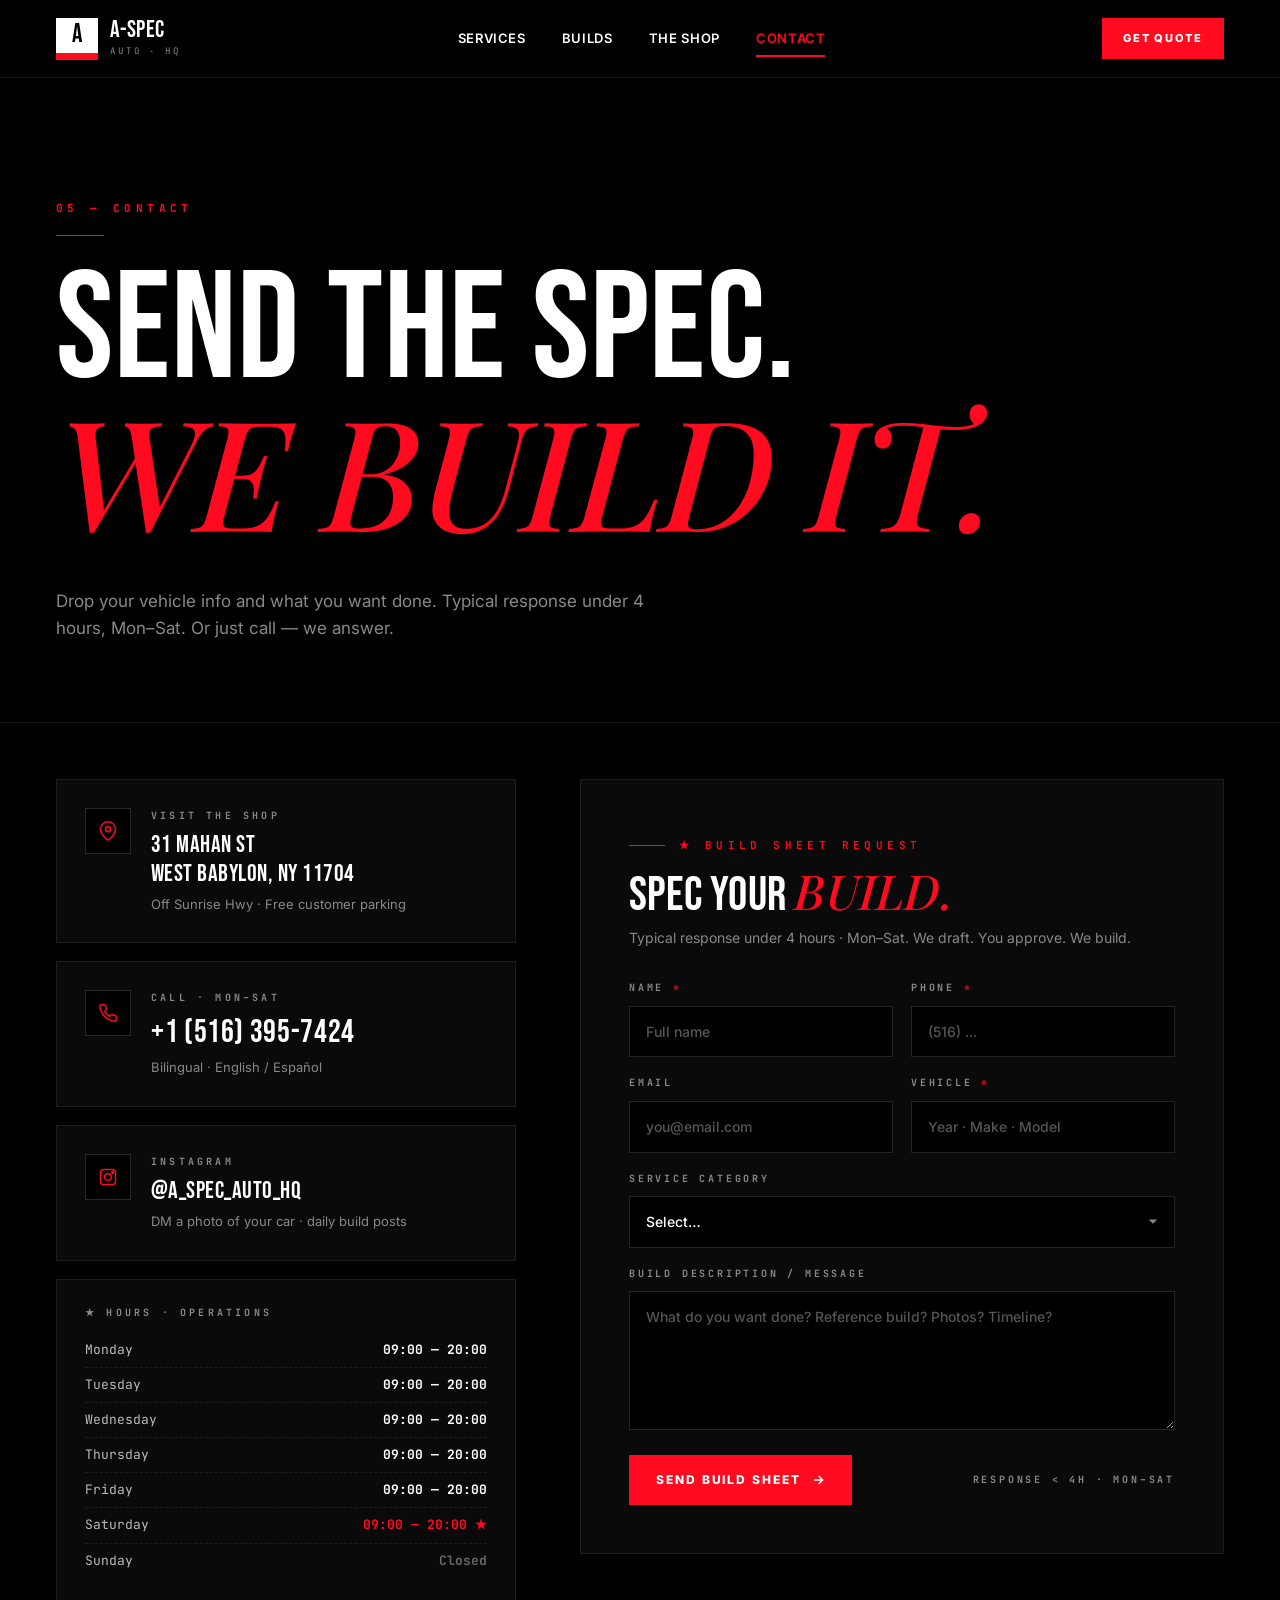
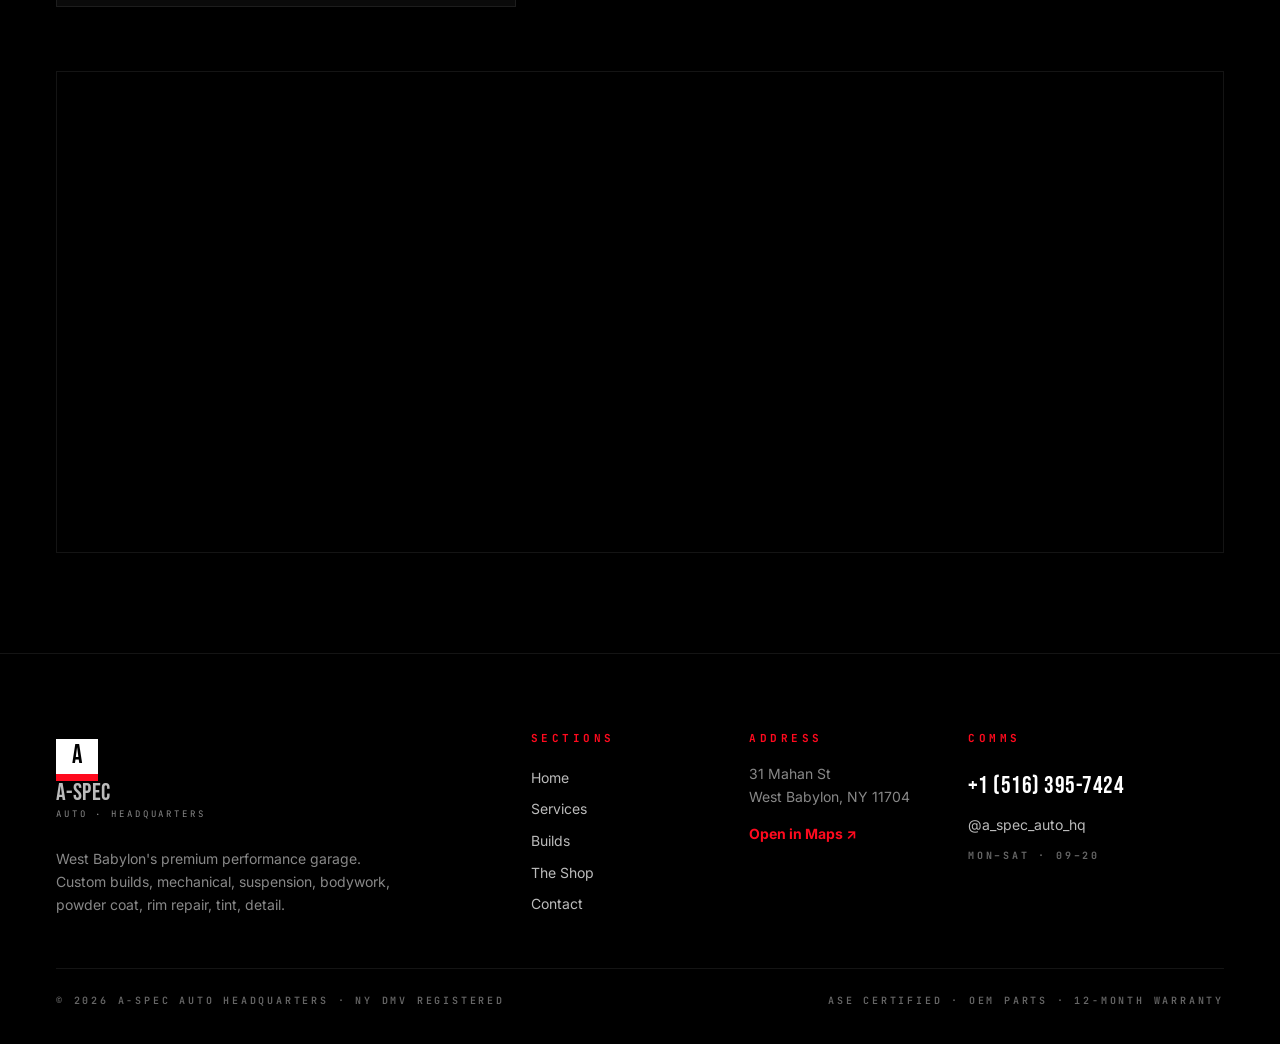
<file: contact.html>
<!DOCTYPE html>
<html lang="en">
<head>
<meta charset="UTF-8" />
<meta name="viewport" content="width=device-width, initial-scale=1.0" />
<title>Contact — A-Spec Auto HQ</title>
<meta name="description" content="Contact A-Spec Auto HQ at 31 Mahan St, West Babylon NY. Call (516) 395-7424. Open Mon–Sat." />
<link rel="icon" type="image/svg+xml" href="assets/brand/favicon.svg" />
<link rel="preconnect" href="https://fonts.googleapis.com">
<link rel="preconnect" href="https://fonts.gstatic.com" crossorigin>
<link href="https://fonts.googleapis.com/css2?family=Bebas+Neue&family=Inter:wght@300;400;500;600;700;800;900&family=Playfair+Display:ital,wght@1,400;1,500;1,600&family=JetBrains+Mono:wght@400;500;600;700&display=swap" rel="stylesheet">
<style>
*,*::before,*::after{box-sizing:border-box;margin:0;padding:0}
html{scroll-behavior:smooth;background:#000;color:#fff;-webkit-font-smoothing:antialiased}
body{font-family:'Inter',system-ui,sans-serif;background:#000;color:#fff;overflow-x:hidden;font-weight:400;line-height:1.55;font-size:16px}
img{display:block;max-width:100%;height:auto}
a{color:#fff;text-decoration:none}
button{font:inherit;cursor:pointer;background:none;border:0;color:inherit}
ul,ol{list-style:none}
input,select,textarea{font:inherit;color:inherit;background:transparent;border:0;outline:none}
::selection{background:#ff0a1e;color:#fff}
:root{--r:#ff0a1e;--r-d:#cc0017}
.wrap{max-width:1500px;margin:0 auto;padding:0 28px}
@media(min-width:768px){.wrap{padding:0 56px}}
h1,h2,h3,h4{font-family:'Bebas Neue',sans-serif;font-weight:400;letter-spacing:.01em;line-height:.9;text-transform:uppercase}
.eyebrow{font-family:'JetBrains Mono',monospace;font-size:11px;letter-spacing:.4em;text-transform:uppercase;color:var(--r);font-weight:600;display:inline-flex;align-items:center;gap:14px}
.eyebrow::before{content:'';display:block;width:36px;height:1px;background:var(--r)}
.scroll-bar{position:fixed;top:0;left:0;height:2px;background:var(--r);z-index:90;width:0;transition:width .1s linear}
.header{position:fixed;top:0;left:0;right:0;z-index:80;background:rgba(0,0,0,.85);backdrop-filter:blur(14px);border-bottom:1px solid rgba(255,255,255,.08);height:78px;display:flex;align-items:center}
.header .row{width:100%;max-width:1500px;margin:0 auto;padding:0 28px;display:flex;align-items:center;justify-content:space-between;gap:24px}
@media(min-width:768px){.header .row{padding:0 56px}}
.logo{display:flex;align-items:center;gap:12px}
.logo-mark{width:42px;height:42px;background:#fff;position:relative;display:grid;place-items:center;flex-shrink:0}
.logo-mark::after{content:'';position:absolute;left:0;right:0;bottom:0;height:7px;background:var(--r)}
.logo-mark span{font-family:'Bebas Neue';font-size:26px;color:#000;line-height:1;padding-bottom:7px}
.logo-name{font-family:'Bebas Neue';font-size:24px;letter-spacing:.02em;line-height:1}
.logo-tag{font-family:'JetBrains Mono',monospace;font-size:9px;letter-spacing:.32em;color:#888;margin-top:3px;display:block}
.nav{display:none;gap:36px;align-items:center}
@media(min-width:960px){.nav{display:flex}}
.nav a{font-family:'Inter';font-size:13px;font-weight:600;letter-spacing:.05em;text-transform:uppercase;color:#fff;position:relative;padding:8px 0}
.nav a::after{content:'';position:absolute;left:0;right:0;bottom:0;height:2px;background:var(--r);transform:scaleX(0);transform-origin:right;transition:transform .4s cubic-bezier(.16,1,.3,1)}
.nav a:hover::after,.nav a.active::after{transform:scaleX(1);transform-origin:left}
.nav a.active{color:var(--r)}
.header-cta{display:flex;align-items:center;gap:12px}
.btn{display:inline-flex;align-items:center;justify-content:center;gap:10px;padding:15px 26px;font-family:'Inter';font-size:12px;letter-spacing:.16em;text-transform:uppercase;font-weight:800;transition:all .3s ease;cursor:pointer;border-radius:0;border:1px solid transparent;position:relative;overflow:hidden}
.btn-red{background:var(--r);color:#fff;border-color:var(--r)}
.btn-red::before{content:'';position:absolute;inset:0;background:var(--r-d);transform:translateY(101%);transition:transform .4s cubic-bezier(.16,1,.3,1)}
.btn-red:hover::before{transform:translateY(0)}
.btn-red span,.btn-red svg{position:relative;z-index:1}
.btn-line{background:transparent;color:#fff;border:1px solid #fff}
.btn-line::before{content:'';position:absolute;inset:0;background:#fff;transform:translateY(101%);transition:transform .4s cubic-bezier(.16,1,.3,1);z-index:0}
.btn-line:hover::before{transform:translateY(0)}
.btn-line:hover{color:#000}
.btn-line span,.btn-line svg{position:relative;z-index:1}
.btn-sm{padding:11px 20px;font-size:11px}
.menu-btn{display:grid;place-items:center;width:42px;height:42px;background:transparent;border:1px solid rgba(255,255,255,.16);color:#fff}
@media(min-width:960px){.menu-btn{display:none}}
.menu-panel{position:fixed;top:78px;left:0;right:0;background:#000;border-bottom:1px solid rgba(255,255,255,.16);padding:30px 28px;display:none;flex-direction:column;gap:20px;z-index:79}
.menu-panel.open{display:flex}
.menu-panel a{font-family:'Bebas Neue';font-size:32px;letter-spacing:.02em;color:#fff}
.page-head{padding-top:200px;padding-bottom:80px;border-bottom:1px solid rgba(255,255,255,.08)}
.page-head .num{font-family:'JetBrains Mono',monospace;font-size:11px;letter-spacing:.4em;text-transform:uppercase;color:var(--r);font-weight:700}
.page-head .rule{height:1px;width:48px;background:var(--r);margin:18px 0 26px}
.page-head h1{font-family:'Bebas Neue';font-size:clamp(56px,12vw,160px);line-height:.9;letter-spacing:.005em}
.page-head h1 .a{font-family:'Playfair Display',serif;font-style:italic;color:var(--r);font-weight:500;letter-spacing:-.02em}
.page-head p{font-family:'Inter';font-size:17px;color:#888;line-height:1.6;max-width:620px;margin-top:32px}
.contact-grid{display:grid;grid-template-columns:1fr;gap:48px;align-items:start;margin-top:56px}
@media(min-width:1024px){.contact-grid{grid-template-columns:5fr 7fr;gap:64px}}
.c-info{display:flex;flex-direction:column;gap:18px}
.c-card{background:#0a0a0a;border:1px solid rgba(255,255,255,.08);padding:28px;display:flex;gap:20px;align-items:flex-start;transition:border-color .25s,background .25s}
.c-card:hover{border-color:var(--r);background:#0e0e0e}
.c-card .ic{flex-shrink:0;width:46px;height:46px;display:grid;place-items:center;background:#000;border:1px solid rgba(255,255,255,.16);color:var(--r)}
.c-card .ck{font-family:'JetBrains Mono',monospace;font-size:10px;letter-spacing:.32em;text-transform:uppercase;color:#888;font-weight:700;display:block;margin-bottom:8px}
.c-card .cv{font-family:'Bebas Neue';font-size:24px;color:#fff;letter-spacing:.02em;text-transform:uppercase;line-height:1.2;display:block}
.c-card .cv.big{font-size:32px}
.c-card .cd{font-family:'Inter';font-size:13px;color:#888;margin-top:6px;display:block;line-height:1.5}
.form-big{background:#0a0a0a;border:1px solid rgba(255,255,255,.08);padding:32px}
@media(min-width:768px){.form-big{padding:48px}}
.form-big h3{font-family:'Bebas Neue';font-size:48px;line-height:.95;letter-spacing:.005em;text-transform:uppercase;margin-bottom:8px}
.form-big h3 .a{font-family:'Playfair Display';font-style:italic;color:var(--r);font-weight:500}
.form-big > p{font-family:'Inter';font-size:14px;color:#888;margin-bottom:32px}
.map-wrap{margin-top:64px;border:1px solid rgba(255,255,255,.08);overflow:hidden}
.map-wrap iframe{display:block;width:100%;height:480px;border:0;filter:invert(.92) hue-rotate(180deg) saturate(.4) contrast(.95)}
.hours-card{padding:28px;background:#0a0a0a;border:1px solid rgba(255,255,255,.08)}
.hours-card h4{font-family:'JetBrains Mono',monospace;font-size:10px;letter-spacing:.32em;text-transform:uppercase;color:#888;font-weight:700;margin-bottom:16px}
.hours-card ul li{display:flex;justify-content:space-between;padding:7px 0;font-family:'JetBrains Mono',monospace;font-size:13px;color:#bbb;border-bottom:1px dashed rgba(255,255,255,.08)}
.hours-card ul li:last-child{border-bottom:0}
.hours-card ul li strong{color:#fff;font-weight:700}
.hours-card .hl{color:var(--r);font-weight:700}
.cat{padding:100px 0;position:relative}
.field-label{font-family:'JetBrains Mono',monospace;font-size:10px;letter-spacing:.28em;text-transform:uppercase;color:#888;margin-bottom:10px;display:block;font-weight:700}
.field-label .req{color:var(--r)}
.input{width:100%;background:#000;border:1px solid rgba(255,255,255,.14);padding:14px 16px;color:#fff;font-family:'Inter';font-size:14px;outline:none;transition:border-color .25s;font-weight:500}
.input:focus{border-color:var(--r)}
.input::placeholder{color:#555}
textarea.input{resize:vertical;min-height:120px}
select.input{appearance:none;background-image:url("data:image/svg+xml;utf8,<svg xmlns='http://www.w3.org/2000/svg' viewBox='0 0 12 12'><path fill='%23888' d='M6 8L1 3h10z'/></svg>");background-repeat:no-repeat;background-position:right 16px center;background-size:10px;padding-right:40px}
.form-row{margin-bottom:18px}
.form-row.col2{display:grid;grid-template-columns:1fr;gap:18px}
@media(min-width:600px){.form-row.col2{grid-template-columns:1fr 1fr}}
.foot{padding:80px 0 36px;border-top:1px solid rgba(255,255,255,.08);background:#000}
.foot-grid{display:grid;grid-template-columns:1fr;gap:48px}
@media(min-width:768px){.foot-grid{grid-template-columns:5fr 2fr 2fr 3fr}}
.foot h4{font-family:'JetBrains Mono',monospace;font-size:11px;letter-spacing:.32em;text-transform:uppercase;color:var(--r);font-weight:700;margin-bottom:18px}
.foot a{display:block;font-family:'Inter';font-size:14px;color:#bbb;padding:5px 0;transition:color .2s}
.foot a:hover{color:var(--r)}
.foot p{font-family:'Inter';font-size:14px;color:#888;line-height:1.65;max-width:340px;margin-top:20px}
.foot .big-phone{font-family:'Bebas Neue';font-size:24px;color:#fff;letter-spacing:.02em}
.foot .copy{display:flex;flex-direction:column;gap:8px;margin-top:48px;padding-top:24px;border-top:1px solid rgba(255,255,255,.08);font-family:'JetBrains Mono',monospace;font-size:10px;letter-spacing:.28em;text-transform:uppercase;color:#666;font-weight:600}
@media(min-width:768px){.foot .copy{flex-direction:row;justify-content:space-between;align-items:center}}
.mob-cta{position:fixed;bottom:0;left:0;right:0;background:#000;border-top:1px solid rgba(255,255,255,.16);padding:12px;display:flex;gap:10px;z-index:85}
.mob-cta a{flex:1;padding:14px;text-align:center;font-family:'JetBrains Mono',monospace;font-size:11px;letter-spacing:.22em;text-transform:uppercase;font-weight:800}
.mob-cta .line{border:1px solid #fff;color:#fff}
.mob-cta .red{background:var(--r);color:#fff;border:1px solid var(--r)}
@media(min-width:960px){.mob-cta{display:none}}
.modal{position:fixed;inset:0;background:rgba(0,0,0,.92);backdrop-filter:blur(12px);z-index:200;display:none;align-items:center;justify-content:center;padding:24px}
.modal.open{display:flex}
.modal-card{background:#080808;border:1px solid rgba(255,255,255,.1);max-width:560px;width:100%;padding:40px;position:relative}
.modal-card::before{content:'';position:absolute;top:0;left:0;right:0;height:3px;background:var(--r)}
.modal-x{position:absolute;top:16px;right:20px;color:#888;font-size:24px;line-height:1;transition:color .2s,transform .25s}
.modal-x:hover{color:var(--r);transform:rotate(90deg)}
.reveal{opacity:0;transform:translateY(32px);transition:opacity 1s cubic-bezier(.16,1,.3,1),transform 1s cubic-bezier(.16,1,.3,1)}
.reveal.in{opacity:1;transform:translateY(0)}

/* === MOBILE OPTIMIZATIONS === */
@media(max-width:768px){
  body{font-size:15px}
  .wrap{padding:0 20px}
  .header{height:64px}
  .header .row{padding:0 20px}
  .logo-mark{width:38px;height:38px}
  .logo-mark span{font-size:22px;padding-bottom:6px}
  .logo-name{font-size:20px}
  .logo-tag{font-size:8px}
  .header-cta .btn-sm{display:none}
  .menu-panel{top:64px}
  .hero{min-height:560px}
  .hero-top{padding-top:96px}
  .hero-tags{gap:8px}
  .tag{padding:5px 10px;font-size:9px;letter-spacing:.18em}
  .hero-mid{padding:32px 0}
  .hero-title{font-size:54px;line-height:.88}
  .hero-sub{font-size:15px;margin-top:22px}
  .hero-bottom{padding-bottom:32px}
  .hero-cta{flex-direction:column;align-items:stretch;gap:10px}
  .hero-cta .btn{width:100%}
  .btn{padding:14px 22px;font-size:11px;letter-spacing:.14em}
  .mar{padding:14px 0}
  .mar span{font-size:26px}
  .s,.cat{padding:64px 0}
  .section-title,.s-title{font-size:42px}
  .section-rule,.rule{margin-bottom:18px}
  .section-num,.page-head .num{font-size:10px;letter-spacing:.3em}
  .section-sub{font-size:14px;margin-top:16px}
  .about-grid{margin-top:32px;gap:32px}
  .about-stats{gap:20px;margin-top:24px}
  .about-stat .n{font-size:48px}
  .svc-list{margin-top:32px}
  .svc-item{grid-template-columns:1fr;gap:8px;padding:24px 0;align-items:flex-start}
  .svc-item:hover{padding-left:8px}
  .svc-num{font-size:10px}
  .svc-name{font-size:26px}
  .svc-desc{font-size:13px}
  .svc-go{font-size:10px;margin-top:6px}
  .builds{margin-top:32px;gap:14px}
  .build .photo{aspect-ratio:4/3}
  .build .meta{padding:18px}
  .build h3{font-size:24px}
  .proc{margin-top:32px;gap:24px}
  .proc-num{font-size:80px;margin-bottom:12px}
  .proc-name{font-size:24px}
  .cta-huge,.cta-mid{padding:80px 0}
  .cta-huge h2,.cta-mid h2{font-size:52px;line-height:.88}
  .cta-huge .row{flex-direction:column;align-items:stretch;gap:10px}
  .cta-huge .row .btn,.cta-mid .row .btn{width:100%}
  .cta-mid p{font-size:14px;margin:16px auto 24px}
  .foot{padding:56px 0 28px}
  .foot-grid{gap:32px}
  body{padding-bottom:64px}
  .mob-cta{padding:10px}
  .mob-cta a{padding:13px;font-size:11px}
  .page-head{padding-top:120px;padding-bottom:48px}
  .page-head h1{font-size:54px}
  .page-head p{font-size:15px;margin-top:18px}
  .filter-bar{gap:6px;margin-top:20px}
  .filter-bar .f{padding:6px 12px;font-size:10px;letter-spacing:.16em}
  .builds-grid{margin-top:32px;gap:14px}
  .b .ph{aspect-ratio:4/3}
  .b .meta{padding:18px}
  .b h3{font-size:24px}
  .b .num{font-size:10px}
  .pricegroup{margin-bottom:32px}
  .pricegroup-head{padding-bottom:12px;margin-bottom:0}
  .pricegroup-head h3{font-size:26px}
  .pricegroup-head .tag{font-size:10px}
  .price-row{grid-template-columns:44px 1fr auto;gap:12px;padding:16px 8px}
  .price-row:hover{padding-left:14px}
  .price-row .pnum{font-size:10px}
  .price-row .pt,.price-row .ptitle .pt{font-size:15px}
  .price-row .pd,.price-row .ptitle .pd{font-size:12px}
  .price-row .pprice{font-size:20px}
  .price-row .pprice small{font-size:8px}
  .about-hero{padding:24px 0 56px;gap:32px}
  .about-photo{aspect-ratio:4/5}
  .principles{margin-top:32px;gap:14px}
  .principle{padding:24px 22px}
  .principle .pn{font-size:64px;margin-bottom:10px}
  .principle h3{font-size:24px;margin-bottom:10px}
  .principle p{font-size:13px}
  .crew{margin-top:32px;gap:14px}
  .crewman{padding:24px 22px}
  .crewman h3{font-size:34px}
  .crewman .role{font-size:10px}
  .contact-grid{margin-top:32px;gap:32px}
  .c-card{padding:20px;gap:14px}
  .c-card .ic{width:38px;height:38px}
  .c-card .cv{font-size:18px}
  .c-card .cv.big{font-size:24px}
  .c-card .cd{font-size:12px}
  .form-big{padding:26px 22px}
  .form-big h3{font-size:34px}
  .form-big > p{font-size:13px;margin-bottom:22px}
  .input{padding:12px 14px;font-size:14px}
  textarea.input{min-height:96px}
  .form-row{margin-bottom:14px}
  .form-row.col2{gap:12px}
  .map-wrap{margin-top:32px}
  .map-wrap iframe{height:300px}
  .hours-card{padding:22px}
  .hours-card ul li{font-size:12px}
  .modal{padding:16px}
  .modal-card{padding:28px 22px}
  .cat .head{margin-bottom:24px}
  .cat .head .big-num{font-size:80px}
  .cat .head h2{font-size:38px}
  .cat .head .left{gap:14px}
}
@media(max-width:480px){
  .wrap{padding:0 16px}
  .header .row{padding:0 16px}
  .hero-title{font-size:46px}
  .section-title,.page-head h1{font-size:42px}
  .cta-huge h2,.cta-mid h2{font-size:44px}
  .svc-name{font-size:24px}
}
</style>
</head>
<body>

<div class="scroll-bar"></div>

<header class="header">
  <div class="row">
    <a href="index.html" class="logo"><span class="logo-mark"><span>A</span></span><div><div class="logo-name">A-Spec</div><div class="logo-tag">AUTO · HQ</div></div></a>
    <nav class="nav">
      <a href="services.html">Services</a>
      <a href="builds.html">Builds</a>
      <a href="about.html">The Shop</a>
      <a href="contact.html" class="active">Contact</a>
    </nav>
    <div class="header-cta">
      <a href="#" data-quote class="btn btn-red btn-sm"><span>Get Quote</span></a>
      <button id="menuBtn" class="menu-btn"><svg width="22" height="22" viewBox="0 0 24 24" fill="none" stroke="currentColor" stroke-width="2"><line x1="3" y1="6" x2="21" y2="6"/><line x1="3" y1="12" x2="21" y2="12"/><line x1="3" y1="18" x2="21" y2="18"/></svg></button>
    </div>
  </div>
</header>
<div id="menuPanel" class="menu-panel">
  <a href="services.html">Services</a>
  <a href="builds.html">Builds</a>
  <a href="about.html">The Shop</a>
  <a href="contact.html">Contact</a>
</div>

<section class="page-head">
  <div class="wrap reveal">
    <div class="num">05 — CONTACT</div>
    <div class="rule"></div>
    <h1>Send the spec.<br><span class="a">We build it.</span></h1>
    <p>Drop your vehicle info and what you want done. Typical response under 4 hours, Mon–Sat. Or just call — we answer.</p>
  </div>
</section>

<section class="cat" style="border-bottom:0;padding-top:0">
  <div class="wrap">
    <div class="contact-grid">
      <div class="c-info reveal">
        <a href="https://maps.google.com/?q=31+Mahan+St+West+Babylon+NY" target="_blank" class="c-card">
          <div class="ic"><svg width="20" height="20" viewBox="0 0 24 24" fill="none" stroke="currentColor" stroke-width="1.8"><path d="M21 10c0 7-9 13-9 13s-9-6-9-13a9 9 0 0 1 18 0z"/><circle cx="12" cy="10" r="3"/></svg></div>
          <div>
            <span class="ck">Visit the shop</span>
            <span class="cv">31 Mahan St<br>West Babylon, NY 11704</span>
            <span class="cd">Off Sunrise Hwy · Free customer parking</span>
          </div>
        </a>
        <a href="tel:+15163957424" class="c-card">
          <div class="ic"><svg width="20" height="20" viewBox="0 0 24 24" fill="none" stroke="currentColor" stroke-width="1.8"><path d="M22 16.92v3a2 2 0 0 1-2.18 2 19.79 19.79 0 0 1-8.63-3.07 19.5 19.5 0 0 1-6-6 19.79 19.79 0 0 1-3.07-8.67A2 2 0 0 1 4.11 2h3a2 2 0 0 1 2 1.72c.13.96.37 1.9.72 2.81a2 2 0 0 1-.45 2.11L8.09 9.91a16 16 0 0 0 6 6l1.27-1.27a2 2 0 0 1 2.11-.45c.91.35 1.85.59 2.81.72A2 2 0 0 1 22 16.92z"/></svg></div>
          <div>
            <span class="ck">Call · Mon–Sat</span>
            <span class="cv big">+1 (516) 395-7424</span>
            <span class="cd">Bilingual · English / Español</span>
          </div>
        </a>
        <a href="https://www.instagram.com/a_spec_auto_hq/" target="_blank" class="c-card">
          <div class="ic"><svg width="20" height="20" viewBox="0 0 24 24" fill="none" stroke="currentColor" stroke-width="1.8"><rect x="3" y="3" width="18" height="18" rx="4"/><circle cx="12" cy="12" r="4"/><circle cx="17.5" cy="6.5" r="1" fill="currentColor"/></svg></div>
          <div>
            <span class="ck">Instagram</span>
            <span class="cv">@a_spec_auto_hq</span>
            <span class="cd">DM a photo of your car · daily build posts</span>
          </div>
        </a>
        <div class="hours-card">
          <h4>★ HOURS · OPERATIONS</h4>
          <ul>
            <li><span>Monday</span><strong>09:00 — 20:00</strong></li>
            <li><span>Tuesday</span><strong>09:00 — 20:00</strong></li>
            <li><span>Wednesday</span><strong>09:00 — 20:00</strong></li>
            <li><span>Thursday</span><strong>09:00 — 20:00</strong></li>
            <li><span>Friday</span><strong>09:00 — 20:00</strong></li>
            <li><span>Saturday</span><strong class="hl">09:00 — 20:00 ★</strong></li>
            <li><span>Sunday</span><strong style="color:#666">Closed</strong></li>
          </ul>
        </div>
      </div>

      <div class="form-big reveal">
        <div class="eyebrow">★ BUILD SHEET REQUEST</div>
        <h3 style="margin-top:14px">Spec your <span class="a">build.</span></h3>
        <p>Typical response under 4 hours · Mon–Sat. We draft. You approve. We build.</p>
        <form data-fake>
          <div class="form-row col2">
            <div><label class="field-label">Name <span class="req">*</span></label><input class="input" required placeholder="Full name"/></div>
            <div><label class="field-label">Phone <span class="req">*</span></label><input class="input" type="tel" required placeholder="(516) ..."/></div>
          </div>
          <div class="form-row col2">
            <div><label class="field-label">Email</label><input class="input" type="email" placeholder="you@email.com"/></div>
            <div><label class="field-label">Vehicle <span class="req">*</span></label><input class="input" required placeholder="Year · Make · Model"/></div>
          </div>
          <div class="form-row">
            <label class="field-label">Service category</label>
            <select class="input">
              <option style="background:#000">Select…</option>
              <option style="background:#000">01 · Mechanical</option>
              <option style="background:#000">02 · Suspension & Coilovers</option>
              <option style="background:#000">03 · Bodywork & Paint</option>
              <option style="background:#000">04 · Powder Coat</option>
              <option style="background:#000">05 · Rim Repair</option>
              <option style="background:#000">06 · Window Tint</option>
              <option style="background:#000">07 · Detail & Ceramic</option>
              <option style="background:#000">★ Multi-service Build (save 20%)</option>
            </select>
          </div>
          <div class="form-row"><label class="field-label">Build description / message</label><textarea class="input" rows="5" placeholder="What do you want done? Reference build? Photos? Timeline?"></textarea></div>
          <div style="display:flex;align-items:center;justify-content:space-between;gap:14px;flex-wrap:wrap;margin-top:8px">
            <button type="submit" class="btn btn-red"><span>Send Build Sheet</span><svg width="14" height="14" viewBox="0 0 24 24" fill="none" stroke="currentColor" stroke-width="2.5"><path d="M5 12h14M13 5l7 7-7 7"/></svg></button>
            <span style="font-family:'JetBrains Mono';font-size:10px;letter-spacing:.28em;text-transform:uppercase;color:#888;font-weight:700">Response &lt; 4h · Mon–Sat</span>
          </div>
          <div data-result style="display:none;margin-top:16px;padding:14px;background:rgba(255,10,30,.08);border-left:3px solid var(--r);color:var(--r);font-family:'JetBrains Mono';font-size:12px;letter-spacing:.04em;font-weight:700">› Build sheet received · response under 4 hours</div>
        </form>
      </div>
    </div>

    <div class="map-wrap reveal">
      <iframe src="https://www.google.com/maps?q=31+Mahan+St,+West+Babylon,+NY+11704&output=embed" loading="lazy" referrerpolicy="no-referrer-when-downgrade"></iframe>
    </div>
  </div>
</section>

<footer class="foot">
  <div class="wrap">
    <div class="foot-grid">
      <div>
        <a href="index.html" class="logo"><span class="logo-mark"><span>A</span></span><div><div class="logo-name">A-Spec</div><div class="logo-tag">AUTO · HEADQUARTERS</div></div></a>
        <p>West Babylon's premium performance garage. Custom builds, mechanical, suspension, bodywork, powder coat, rim repair, tint, detail.</p>
      </div>
      <div><h4>Sections</h4><a href="index.html">Home</a><a href="services.html">Services</a><a href="builds.html">Builds</a><a href="about.html">The Shop</a><a href="contact.html">Contact</a></div>
      <div><h4>Address</h4><p style="margin-top:0">31 Mahan St<br>West Babylon, NY 11704</p><a href="https://maps.google.com/?q=31+Mahan+St+West+Babylon+NY" target="_blank" style="color:var(--r);font-weight:700;margin-top:10px">Open in Maps ↗</a></div>
      <div><h4>Comms</h4><a href="tel:+15163957424" class="big-phone">+1 (516) 395-7424</a><a href="https://www.instagram.com/a_spec_auto_hq/" target="_blank">@a_spec_auto_hq</a><p style="margin-top:8px;color:#666;font-family:'JetBrains Mono';font-size:10px;letter-spacing:.28em;text-transform:uppercase;font-weight:700">Mon–Sat · 09–20</p></div>
    </div>
    <div class="copy"><div>© <span id="year"></span> A-Spec Auto Headquarters · NY DMV Registered</div><div>ASE Certified · OEM Parts · 12-Month Warranty</div></div>
  </div>
</footer>

<div class="mob-cta">
  <a href="tel:+15163957424" class="line">Call</a>
  <a href="#" data-quote class="red">Get Quote</a>
</div>

<div id="quoteModal" class="modal">
  <div class="modal-card">
    <button class="modal-x" data-close>×</button>
    <div class="eyebrow">★ BUILD SHEET REQUEST</div>
    <h3 style="font-family:'Bebas Neue';font-size:42px;line-height:.95;letter-spacing:.005em;text-transform:uppercase;margin:14px 0 8px">Spec your <span style="font-family:'Playfair Display';font-style:italic;color:var(--r);font-weight:500">build.</span></h3>
    <p style="font-family:'Inter';font-size:13px;color:#888;margin-bottom:28px">We draft. You approve. We build.</p>
    <form data-fake>
      <div class="form-row"><label class="field-label">Name <span class="req">*</span></label><input class="input" required placeholder="Full name"/></div>
      <div class="form-row col2"><div><label class="field-label">Phone <span class="req">*</span></label><input class="input" type="tel" required placeholder="(516) ..."/></div><div><label class="field-label">Vehicle</label><input class="input" placeholder="Year · Make · Model"/></div></div>
      <div class="form-row"><label class="field-label">Build description</label><textarea class="input" rows="4" placeholder="What needs done?"></textarea></div>
      <button type="submit" class="btn btn-red" style="width:100%"><span>Send · Get Spec Sheet</span></button>
      <div data-result style="display:none;margin-top:16px;padding:14px;background:rgba(255,10,30,.08);border-left:3px solid var(--r);color:var(--r);font-family:'JetBrains Mono';font-size:12px;letter-spacing:.04em;font-weight:700">› Build sheet received · response under 4 hours</div>
    </form>
  </div>
</div>

<script>
document.getElementById('year').textContent=new Date().getFullYear();
const sb=document.querySelector('.scroll-bar');
window.addEventListener('scroll',()=>{const h=document.documentElement;sb.style.width=((h.scrollTop/(h.scrollHeight-h.clientHeight))*100)+'%';},{passive:true});
const io=new IntersectionObserver(es=>{es.forEach(e=>{if(e.isIntersecting){e.target.classList.add('in');io.unobserve(e.target);}});},{threshold:.14,rootMargin:'0px 0px -60px 0px'});
document.querySelectorAll('.reveal').forEach(el=>io.observe(el));
const cf=document.querySelector('.cf');let mx=-100,my=-100,cx=-100,cy=-100;
window.addEventListener('mousemove',e=>{mx=e.clientX;my=e.clientY;cf.classList.add('active');});
window.addEventListener('mouseleave',()=>cf.classList.remove('active'));
(function loop(){cx+=(mx-cx)*.18;cy+=(my-cy)*.18;cf.style.transform=`translate(${cx}px,${cy}px) translate(-50%,-50%)`+(cf.classList.contains('big')?' scale(2.6)':'');requestAnimationFrame(loop);})();
document.querySelectorAll('a,button,[data-quote]').forEach(el=>{el.addEventListener('mouseenter',()=>cf.classList.add('big'));el.addEventListener('mouseleave',()=>cf.classList.remove('big'));});
const mb=document.getElementById('menuBtn'),mp=document.getElementById('menuPanel');
if(mb&&mp){mb.addEventListener('click',()=>mp.classList.toggle('open'));mp.querySelectorAll('a').forEach(a=>a.addEventListener('click',()=>mp.classList.remove('open')));}
const qm=document.getElementById('quoteModal');
document.querySelectorAll('[data-quote]').forEach(el=>el.addEventListener('click',e=>{e.preventDefault();qm.classList.add('open');}));
document.querySelectorAll('[data-close]').forEach(el=>el.addEventListener('click',()=>qm.classList.remove('open')));
qm.addEventListener('click',e=>{if(e.target===qm)qm.classList.remove('open');});
document.querySelectorAll('form[data-fake]').forEach(f=>f.addEventListener('submit',e=>{e.preventDefault();const r=f.querySelector('[data-result]');if(r)r.style.display='block';f.reset();}));
</script>

</body>
</html>
</file>
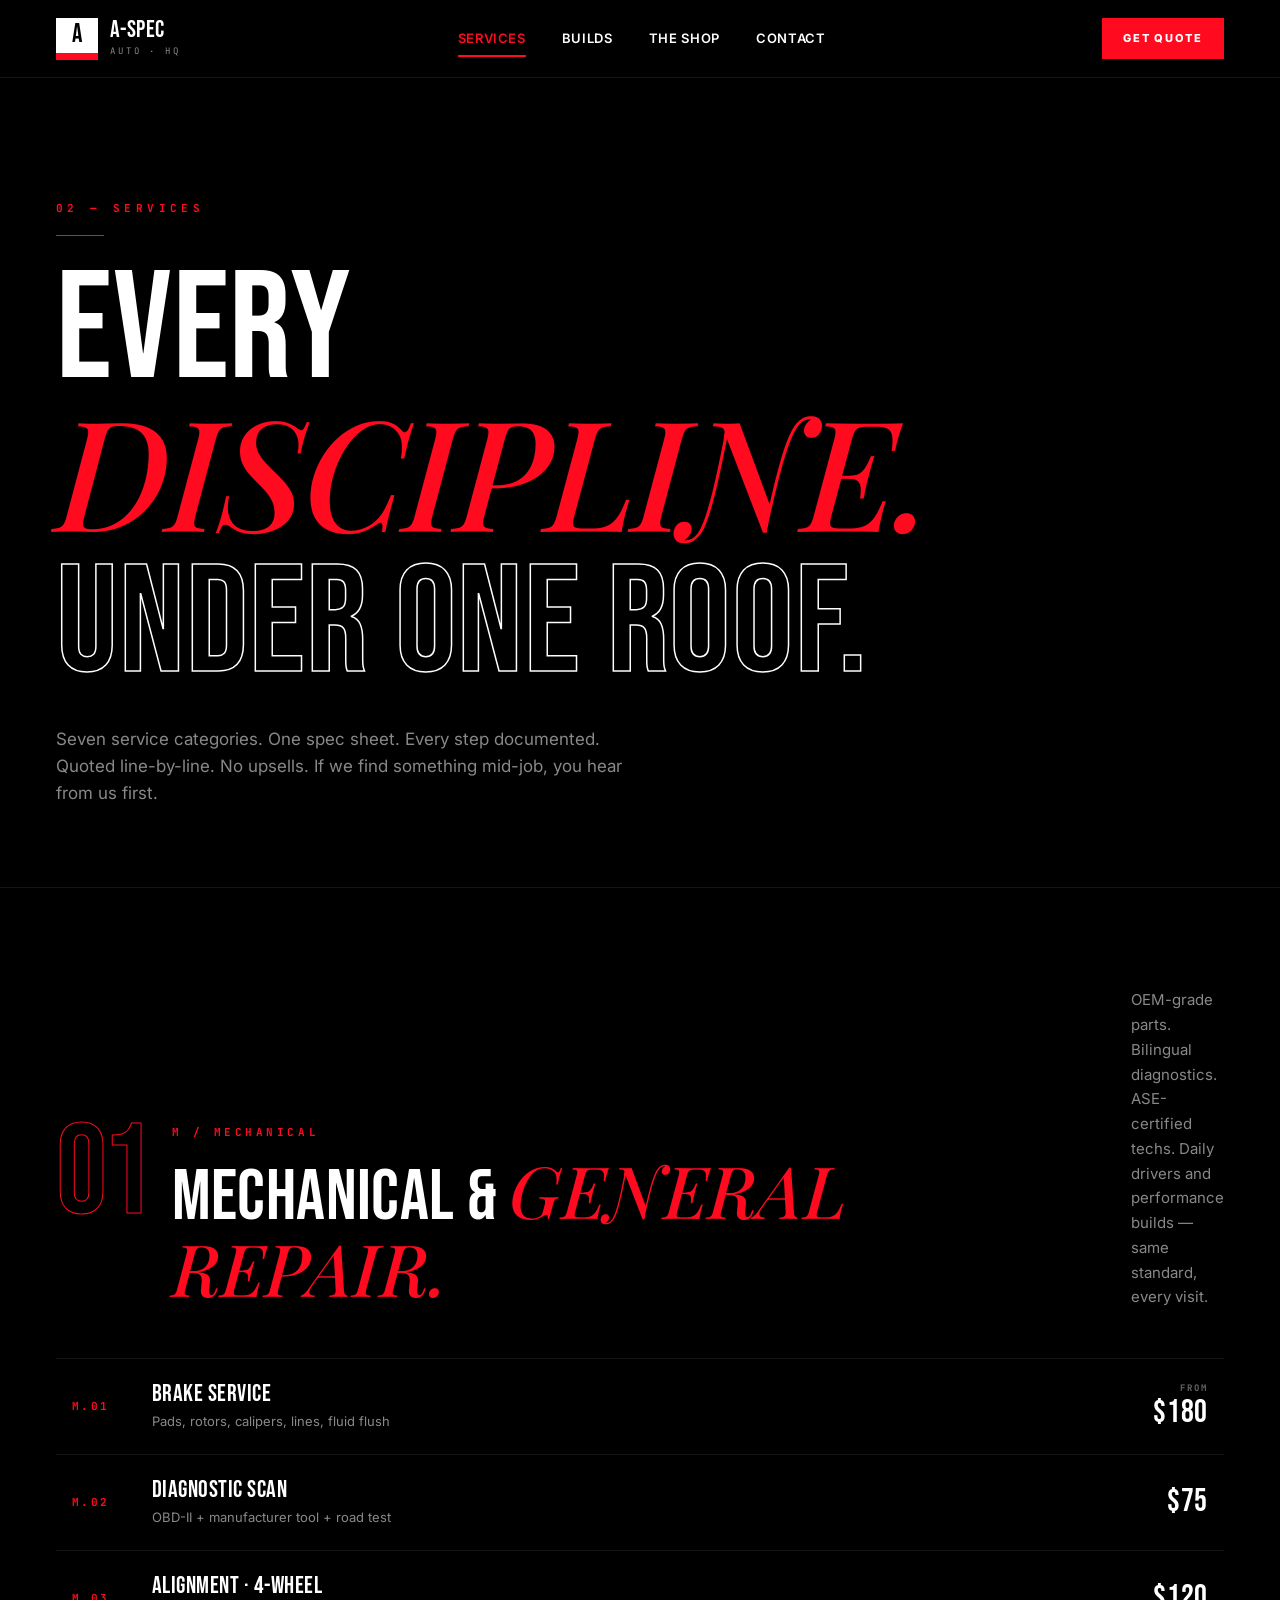
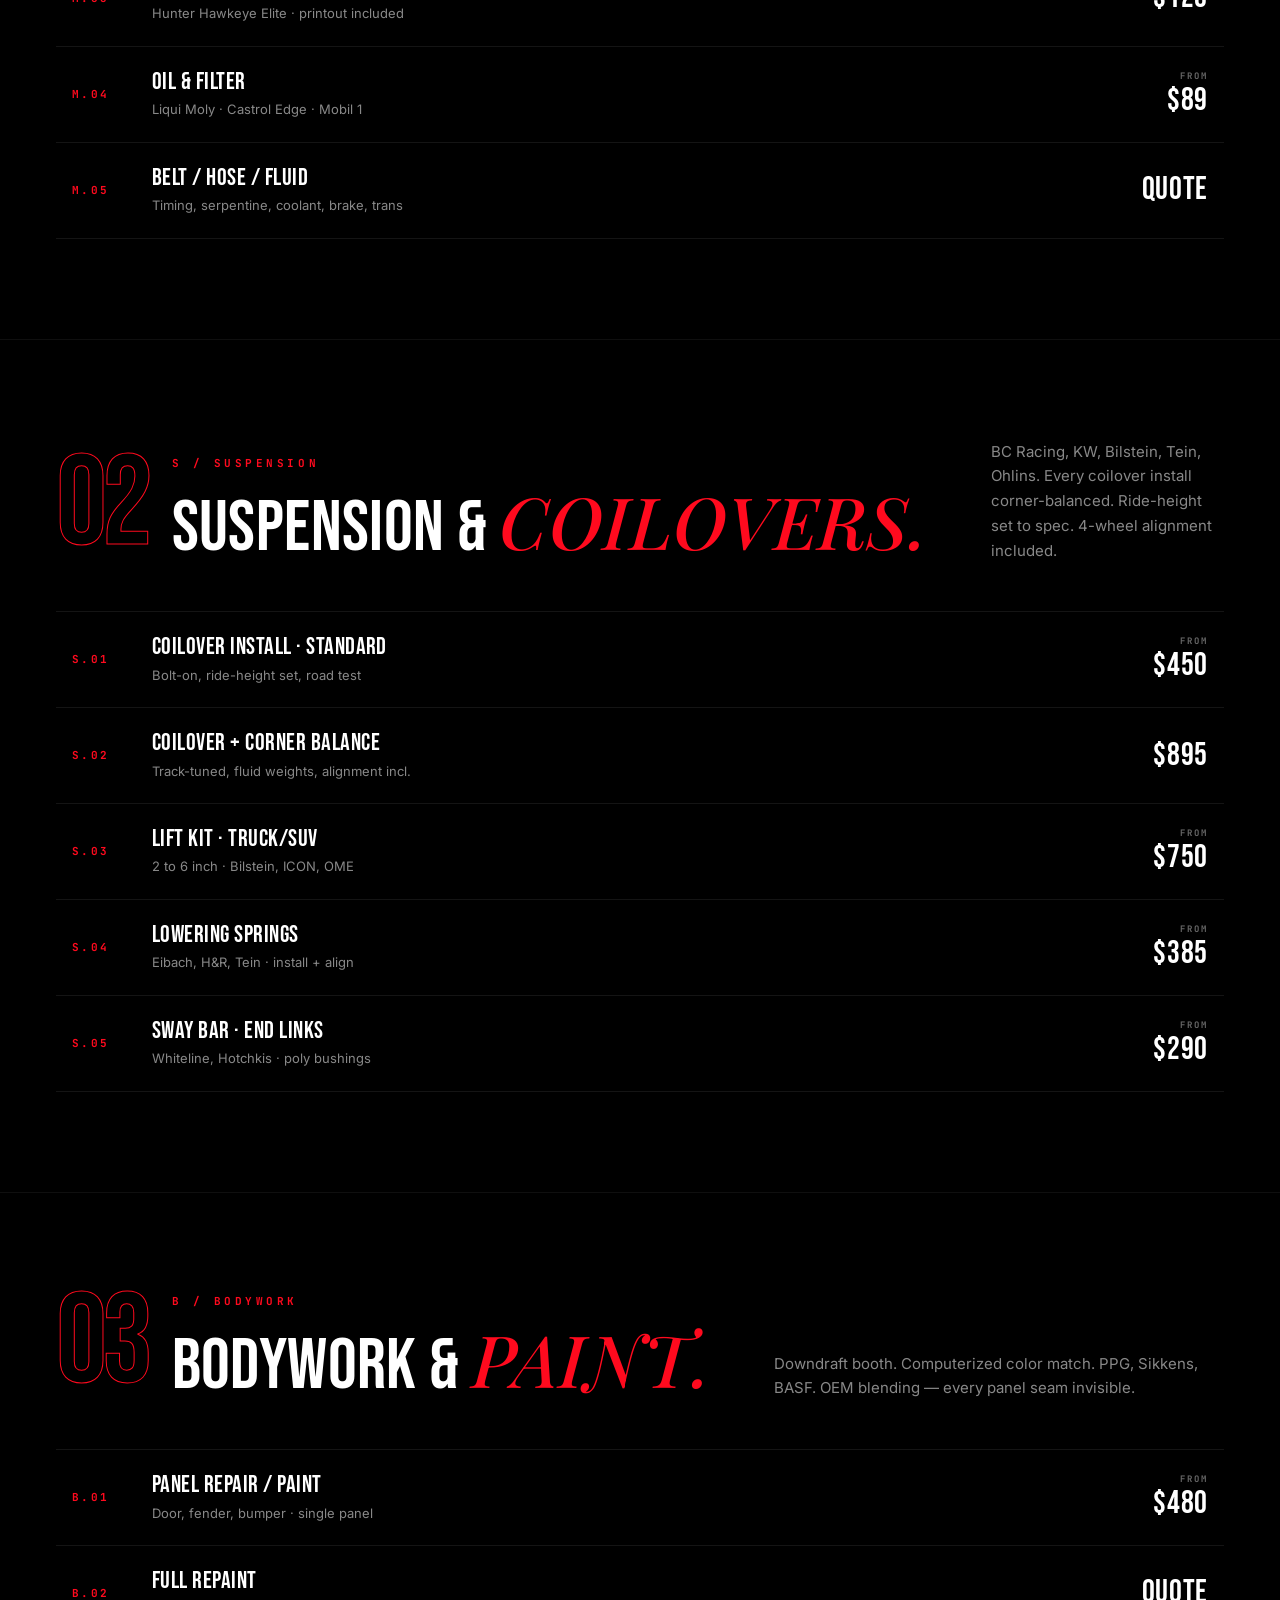
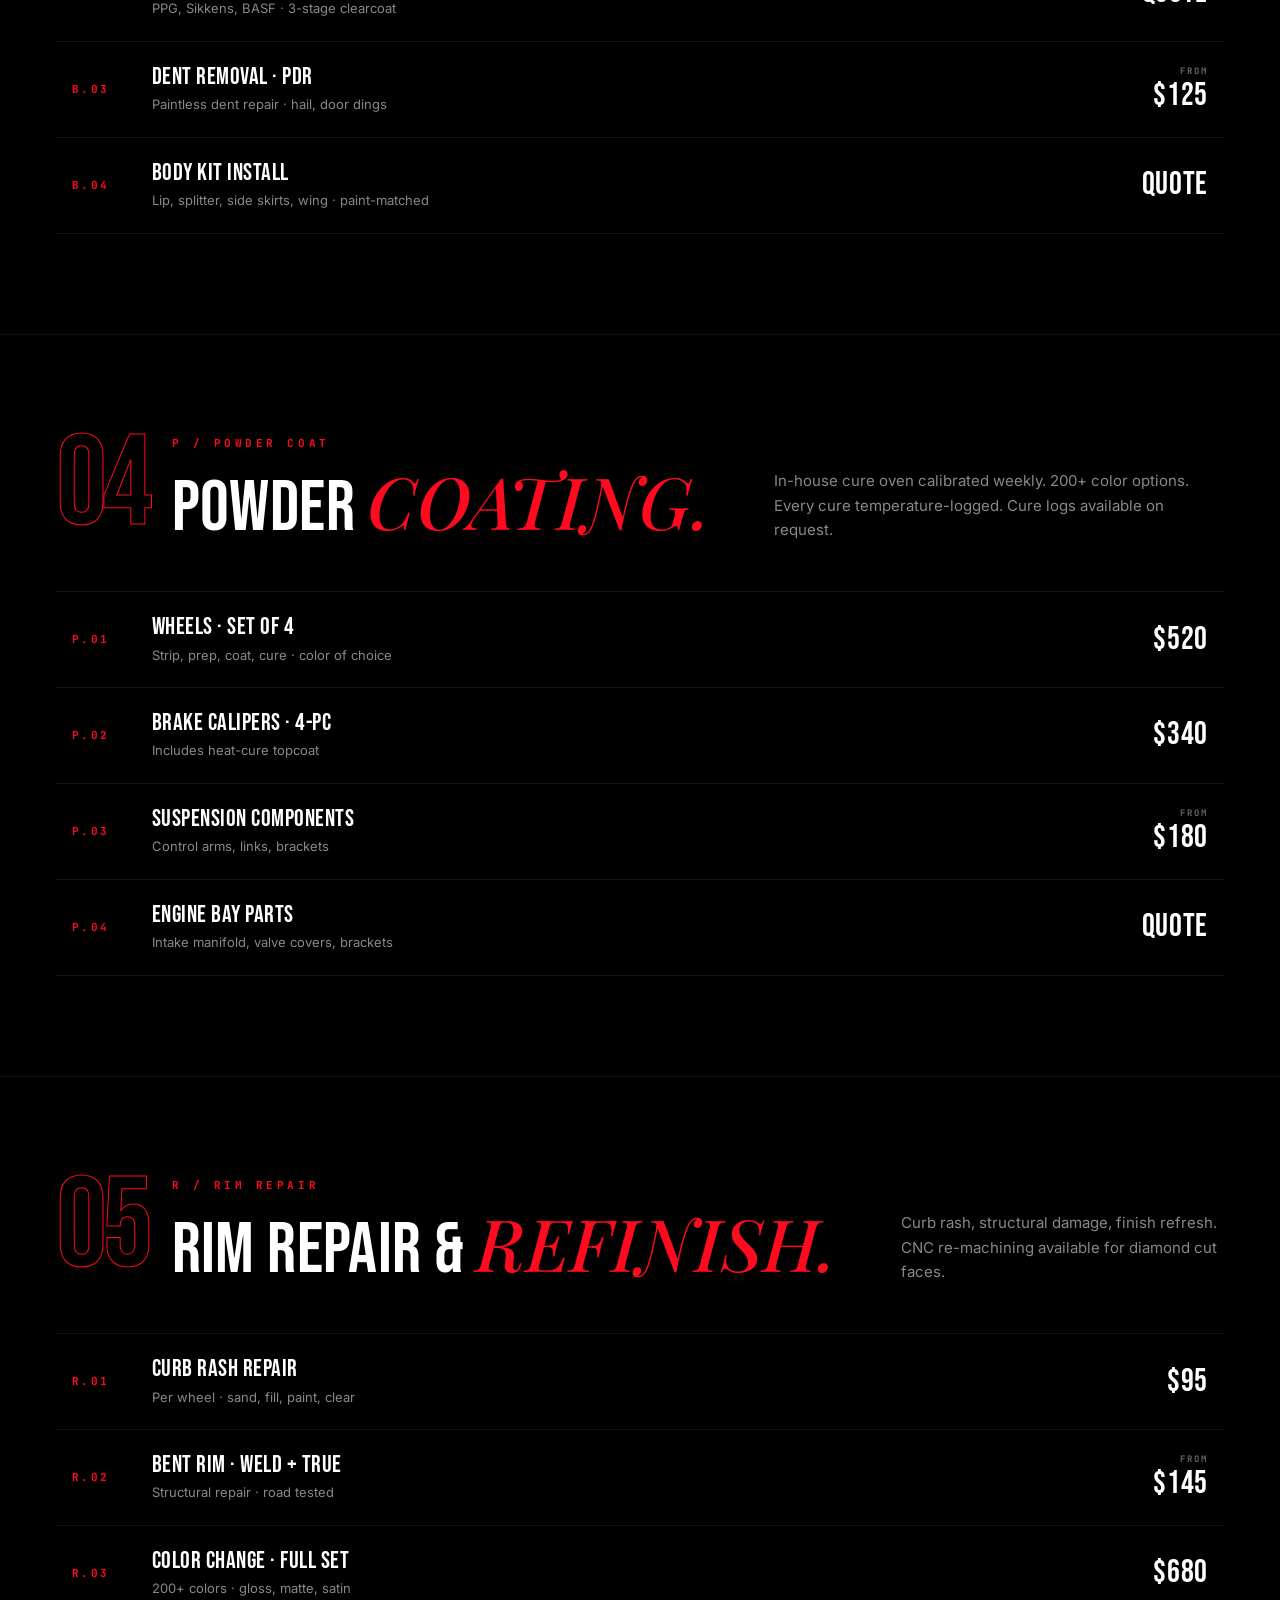
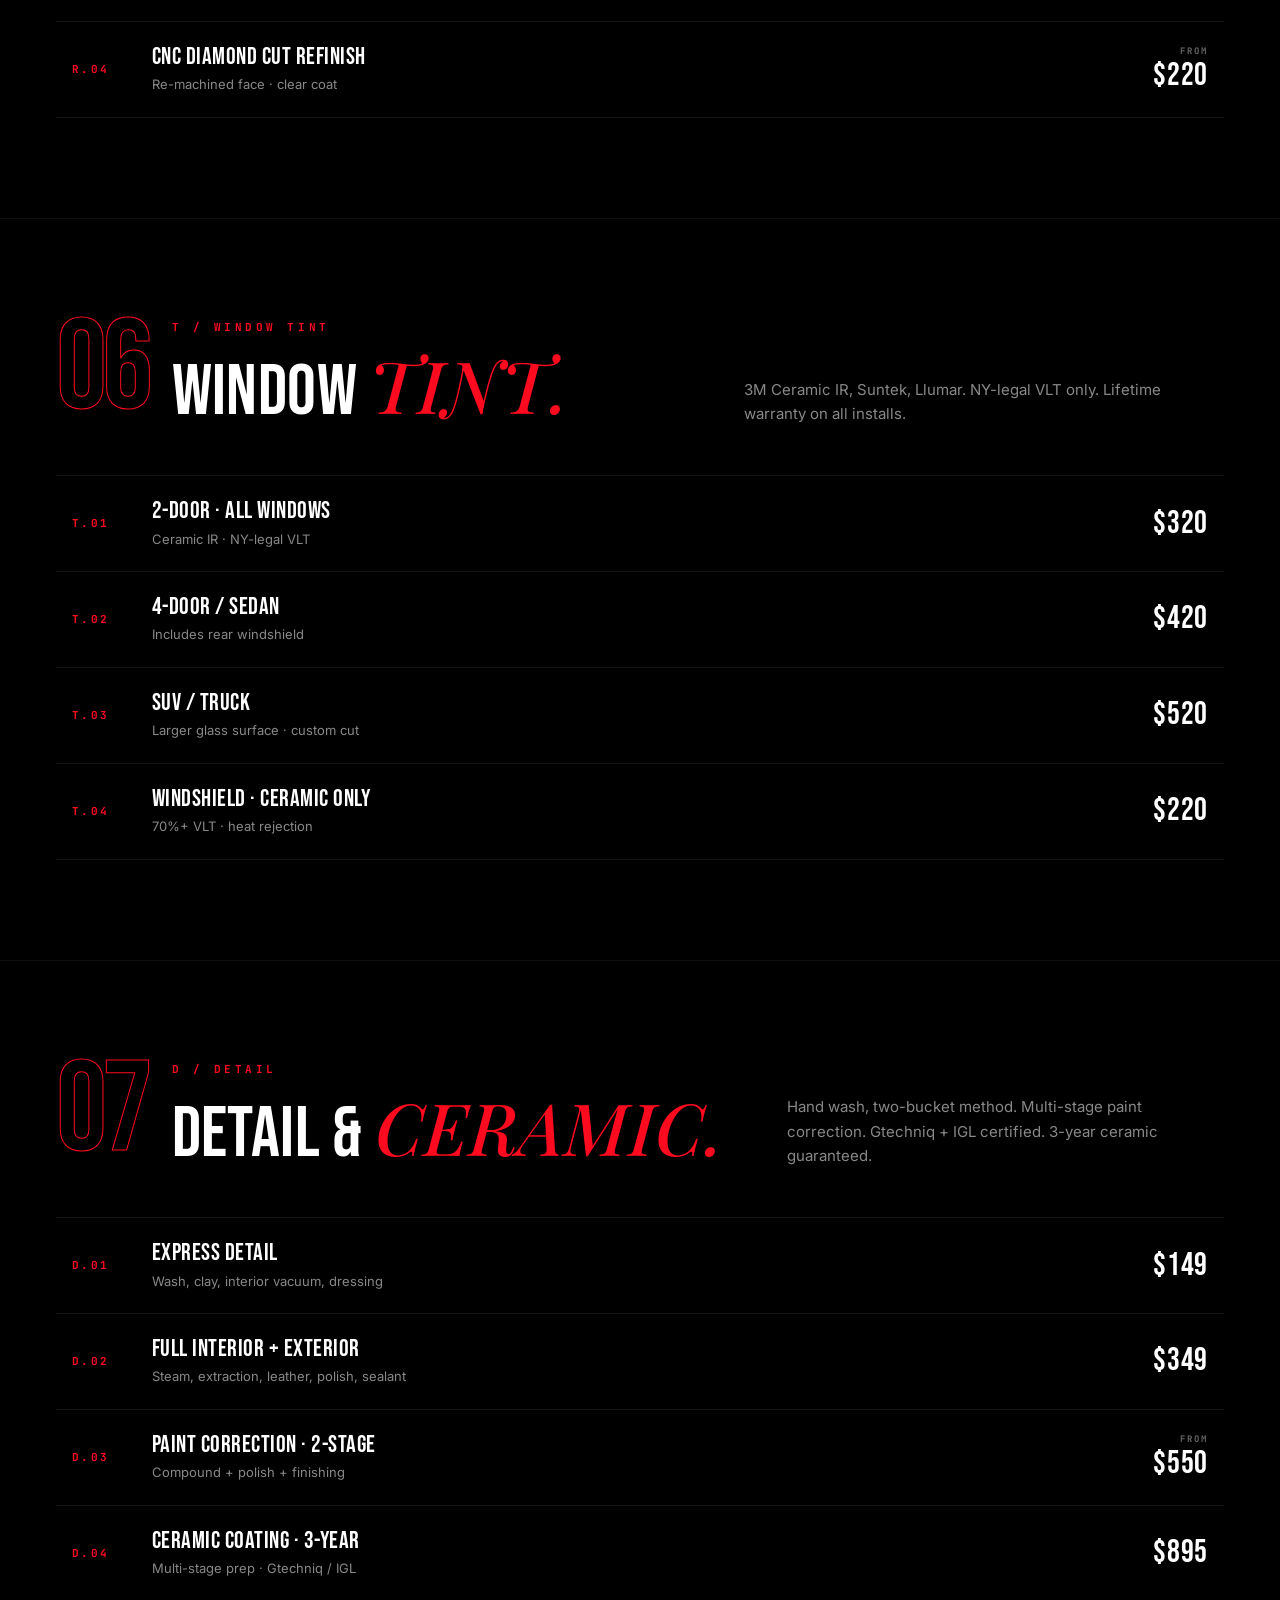
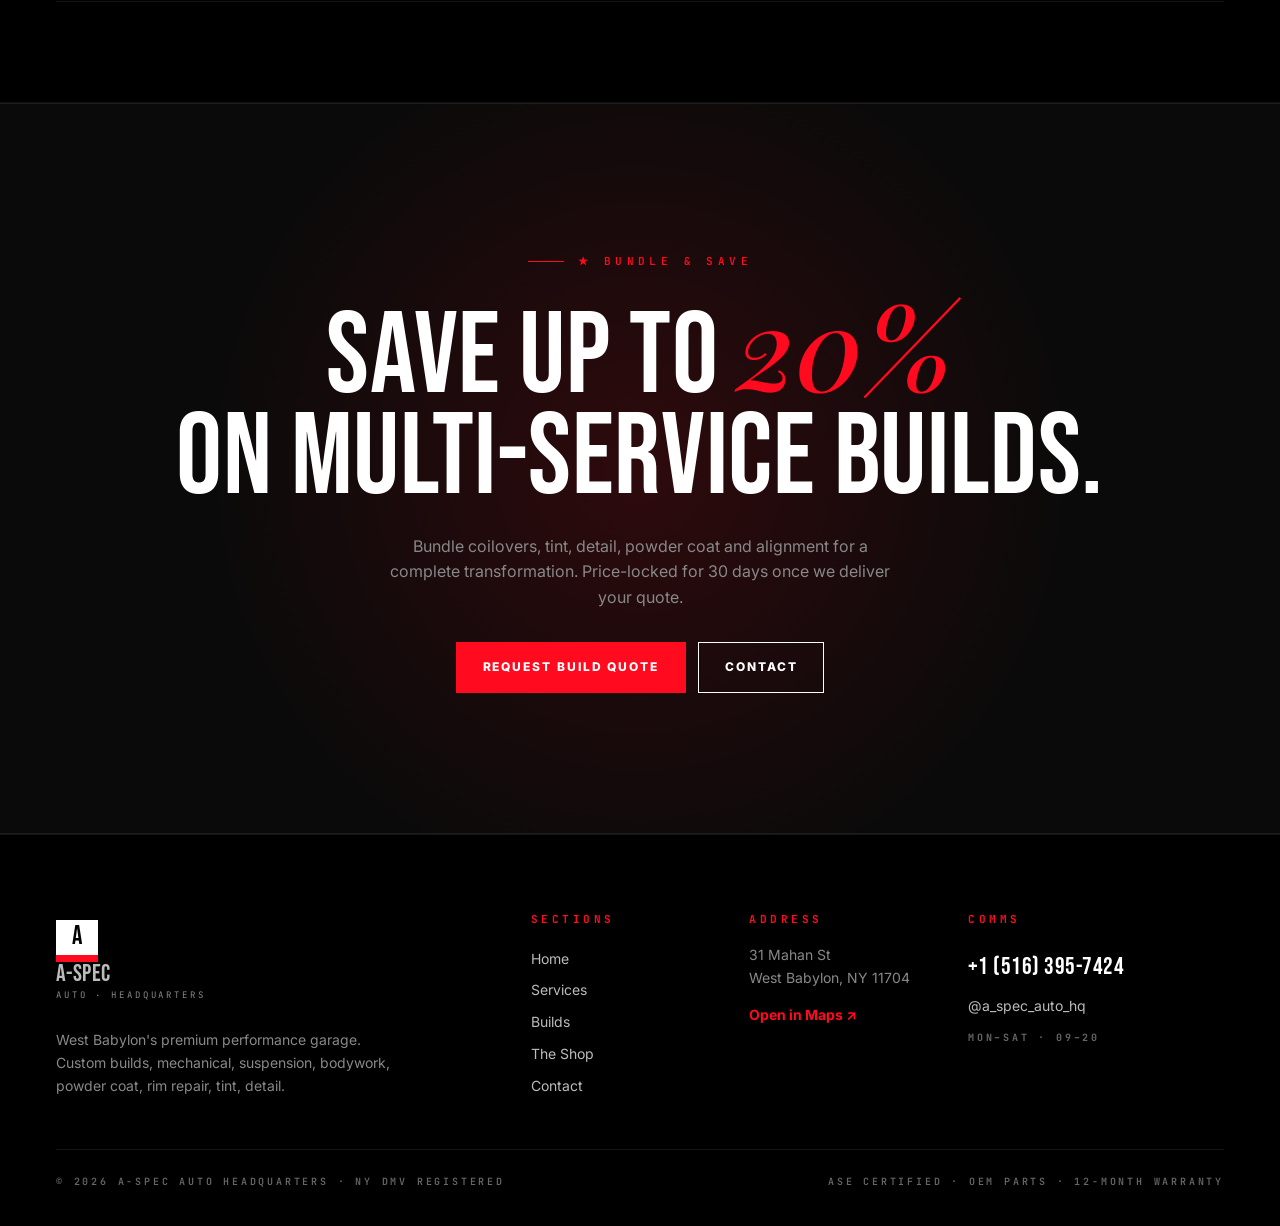
<file: services.html>
<!DOCTYPE html>
<html lang="en">
<head>
<meta charset="UTF-8" />
<meta name="viewport" content="width=device-width, initial-scale=1.0" />
<title>Services — A-Spec Auto HQ</title>
<meta name="description" content="Full service catalog: mechanical, suspension, bodywork, powder coat, rim repair, window tint, detail. Straight pricing. No upsells." />
<link rel="icon" type="image/svg+xml" href="assets/brand/favicon.svg" />
<link rel="preconnect" href="https://fonts.googleapis.com">
<link rel="preconnect" href="https://fonts.gstatic.com" crossorigin>
<link href="https://fonts.googleapis.com/css2?family=Bebas+Neue&family=Inter:wght@300;400;500;600;700;800;900&family=Playfair+Display:ital,wght@1,400;1,500;1,600&family=JetBrains+Mono:wght@400;500;600;700&display=swap" rel="stylesheet">
<style>
*,*::before,*::after{box-sizing:border-box;margin:0;padding:0}
html{scroll-behavior:smooth;background:#000;color:#fff;-webkit-font-smoothing:antialiased}
body{font-family:'Inter',system-ui,sans-serif;background:#000;color:#fff;overflow-x:hidden;font-weight:400;line-height:1.55;font-size:16px}
img{display:block;max-width:100%;height:auto}
a{color:#fff;text-decoration:none}
button{font:inherit;cursor:pointer;background:none;border:0;color:inherit}
ul,ol{list-style:none}
input,select,textarea{font:inherit;color:inherit;background:transparent;border:0;outline:none}
::selection{background:#ff0a1e;color:#fff}
:root{--r:#ff0a1e;--r-d:#cc0017}
.wrap{max-width:1500px;margin:0 auto;padding:0 28px}
@media(min-width:768px){.wrap{padding:0 56px}}
h1,h2,h3,h4{font-family:'Bebas Neue',sans-serif;font-weight:400;letter-spacing:.01em;line-height:.9;text-transform:uppercase}
.eyebrow{font-family:'JetBrains Mono',monospace;font-size:11px;letter-spacing:.4em;text-transform:uppercase;color:var(--r);font-weight:600;display:inline-flex;align-items:center;gap:14px}
.eyebrow::before{content:'';display:block;width:36px;height:1px;background:var(--r)}
.scroll-bar{position:fixed;top:0;left:0;height:2px;background:var(--r);z-index:90;width:0;transition:width .1s linear}
.header{position:fixed;top:0;left:0;right:0;z-index:80;background:rgba(0,0,0,.85);backdrop-filter:blur(14px);-webkit-backdrop-filter:blur(14px);border-bottom:1px solid rgba(255,255,255,.08);height:78px;display:flex;align-items:center}
.header .row{width:100%;max-width:1500px;margin:0 auto;padding:0 28px;display:flex;align-items:center;justify-content:space-between;gap:24px}
@media(min-width:768px){.header .row{padding:0 56px}}
.logo{display:flex;align-items:center;gap:12px}
.logo-mark{width:42px;height:42px;background:#fff;position:relative;display:grid;place-items:center;flex-shrink:0}
.logo-mark::after{content:'';position:absolute;left:0;right:0;bottom:0;height:7px;background:var(--r)}
.logo-mark span{font-family:'Bebas Neue';font-size:26px;color:#000;line-height:1;padding-bottom:7px}
.logo-name{font-family:'Bebas Neue';font-size:24px;letter-spacing:.02em;line-height:1}
.logo-tag{font-family:'JetBrains Mono',monospace;font-size:9px;letter-spacing:.32em;color:#888;margin-top:3px;display:block}
.nav{display:none;gap:36px;align-items:center}
@media(min-width:960px){.nav{display:flex}}
.nav a{font-family:'Inter';font-size:13px;font-weight:600;letter-spacing:.05em;text-transform:uppercase;color:#fff;position:relative;padding:8px 0}
.nav a::after{content:'';position:absolute;left:0;right:0;bottom:0;height:2px;background:var(--r);transform:scaleX(0);transform-origin:right;transition:transform .4s cubic-bezier(.16,1,.3,1)}
.nav a:hover::after,.nav a.active::after{transform:scaleX(1);transform-origin:left}
.nav a.active{color:var(--r)}
.header-cta{display:flex;align-items:center;gap:12px}
.btn{display:inline-flex;align-items:center;justify-content:center;gap:10px;padding:15px 26px;font-family:'Inter';font-size:12px;letter-spacing:.16em;text-transform:uppercase;font-weight:800;transition:all .3s ease;cursor:pointer;border-radius:0;border:1px solid transparent;position:relative;overflow:hidden}
.btn-red{background:var(--r);color:#fff;border-color:var(--r)}
.btn-red::before{content:'';position:absolute;inset:0;background:var(--r-d);transform:translateY(101%);transition:transform .4s cubic-bezier(.16,1,.3,1)}
.btn-red:hover::before{transform:translateY(0)}
.btn-red span,.btn-red svg{position:relative;z-index:1}
.btn-line{background:transparent;color:#fff;border:1px solid #fff}
.btn-line::before{content:'';position:absolute;inset:0;background:#fff;transform:translateY(101%);transition:transform .4s cubic-bezier(.16,1,.3,1);z-index:0}
.btn-line:hover::before{transform:translateY(0)}
.btn-line:hover{color:#000}
.btn-line span,.btn-line svg{position:relative;z-index:1}
.btn-sm{padding:11px 20px;font-size:11px}
.menu-btn{display:grid;place-items:center;width:42px;height:42px;background:transparent;border:1px solid rgba(255,255,255,.16);color:#fff}
@media(min-width:960px){.menu-btn{display:none}}
.menu-panel{position:fixed;top:78px;left:0;right:0;background:#000;border-bottom:1px solid rgba(255,255,255,.16);padding:30px 28px;display:none;flex-direction:column;gap:20px;z-index:79}
.menu-panel.open{display:flex}
.menu-panel a{font-family:'Bebas Neue';font-size:32px;letter-spacing:.02em;color:#fff}

.page-head{padding-top:200px;padding-bottom:80px;border-bottom:1px solid rgba(255,255,255,.08)}
.page-head .num{font-family:'JetBrains Mono',monospace;font-size:11px;letter-spacing:.4em;text-transform:uppercase;color:var(--r);font-weight:700}
.page-head .rule{height:1px;width:48px;background:var(--r);margin:18px 0 26px}
.page-head h1{font-family:'Bebas Neue';font-size:clamp(56px,12vw,160px);line-height:.9;letter-spacing:.005em}
.page-head h1 .a{font-family:'Playfair Display',serif;font-style:italic;color:var(--r);font-weight:500;letter-spacing:-.02em}
.page-head h1 .out{color:transparent;-webkit-text-stroke:1.5px #fff}
.page-head p{font-family:'Inter';font-size:17px;color:#888;line-height:1.6;max-width:580px;margin-top:32px}

.cat{padding:100px 0;border-bottom:1px solid rgba(255,255,255,.06);position:relative}
.cat .head{display:grid;grid-template-columns:1fr;gap:24px;margin-bottom:48px;align-items:end}
@media(min-width:900px){.cat .head{grid-template-columns:auto 1fr;gap:64px}}
.cat .head .left{display:flex;align-items:flex-start;gap:24px}
.cat .head .big-num{font-family:'Bebas Neue';font-size:128px;line-height:.8;color:transparent;-webkit-text-stroke:1px var(--r);letter-spacing:-.04em}
.cat .head h2{font-family:'Bebas Neue';font-size:clamp(40px,6vw,72px);line-height:.95;letter-spacing:.005em}
.cat .head h2 .a{font-family:'Playfair Display',serif;font-style:italic;color:var(--r);font-weight:500}
.cat .head .tag{font-family:'JetBrains Mono',monospace;font-size:11px;letter-spacing:.32em;color:var(--r);font-weight:700;margin-bottom:14px;text-transform:uppercase;display:block}
.cat .head p{font-family:'Inter';font-size:15px;color:#888;line-height:1.65;max-width:480px;justify-self:end}

.price-list{border-top:1px solid rgba(255,255,255,.08)}
.price-row{display:grid;grid-template-columns:60px 1fr auto;gap:20px;align-items:center;padding:22px 16px;border-bottom:1px solid rgba(255,255,255,.08);transition:padding-left .25s,background .2s;position:relative}
.price-row:hover{padding-left:32px;background:rgba(255,10,30,.04)}
.price-row::before{content:'';position:absolute;left:0;top:0;bottom:0;width:0;background:var(--r);transition:width .3s}
.price-row:hover::before{width:4px}
.price-row .pnum{font-family:'JetBrains Mono',monospace;font-size:11px;letter-spacing:.22em;color:var(--r);font-weight:700}
.price-row .pt{font-family:'Bebas Neue';font-size:24px;color:#fff;letter-spacing:.02em;text-transform:uppercase;line-height:1.1;display:block}
.price-row .pd{font-family:'Inter';font-size:13px;color:#888;margin-top:5px;line-height:1.5;display:block}
.price-row .pprice{font-family:'Bebas Neue';font-size:32px;color:#fff;letter-spacing:.02em;text-align:right;line-height:1}
.price-row .pprice small{font-family:'JetBrains Mono',monospace;font-size:9px;letter-spacing:.22em;color:#666;display:block;margin-bottom:4px;font-weight:700;text-transform:uppercase}

.cta-mid{padding:140px 0;background:#0a0a0a;border-top:1px solid rgba(255,255,255,.08);border-bottom:1px solid rgba(255,255,255,.08);text-align:center;position:relative;overflow:hidden}
.cta-mid::before{content:'';position:absolute;inset:0;background:radial-gradient(circle at center,rgba(255,10,30,.15),transparent 60%);pointer-events:none}
.cta-mid .wrap{position:relative;z-index:1}
.cta-mid h2{font-family:'Bebas Neue';font-size:clamp(48px,9vw,128px);line-height:.88;letter-spacing:.005em}
.cta-mid h2 .a{font-family:'Playfair Display',serif;font-style:italic;color:var(--r);font-weight:500}
.cta-mid p{font-family:'Inter';font-size:16px;color:#888;max-width:520px;margin:24px auto 32px;line-height:1.6}

.foot{padding:80px 0 36px;border-top:1px solid rgba(255,255,255,.08);background:#000}
.foot-grid{display:grid;grid-template-columns:1fr;gap:48px}
@media(min-width:768px){.foot-grid{grid-template-columns:5fr 2fr 2fr 3fr}}
.foot h4{font-family:'JetBrains Mono',monospace;font-size:11px;letter-spacing:.32em;text-transform:uppercase;color:var(--r);font-weight:700;margin-bottom:18px}
.foot a{display:block;font-family:'Inter';font-size:14px;color:#bbb;padding:5px 0;transition:color .2s}
.foot a:hover{color:var(--r)}
.foot p{font-family:'Inter';font-size:14px;color:#888;line-height:1.65;max-width:340px;margin-top:20px}
.foot .big-phone{font-family:'Bebas Neue';font-size:24px;color:#fff;letter-spacing:.02em}
.foot .copy{display:flex;flex-direction:column;gap:8px;margin-top:48px;padding-top:24px;border-top:1px solid rgba(255,255,255,.08);font-family:'JetBrains Mono',monospace;font-size:10px;letter-spacing:.28em;text-transform:uppercase;color:#666;font-weight:600}
@media(min-width:768px){.foot .copy{flex-direction:row;justify-content:space-between;align-items:center}}

.mob-cta{position:fixed;bottom:0;left:0;right:0;background:#000;border-top:1px solid rgba(255,255,255,.16);padding:12px;display:flex;gap:10px;z-index:85}
.mob-cta a{flex:1;padding:14px;text-align:center;font-family:'JetBrains Mono',monospace;font-size:11px;letter-spacing:.22em;text-transform:uppercase;font-weight:800}
.mob-cta .line{border:1px solid #fff;color:#fff}
.mob-cta .red{background:var(--r);color:#fff;border:1px solid var(--r)}
@media(min-width:960px){.mob-cta{display:none}}

.modal{position:fixed;inset:0;background:rgba(0,0,0,.92);backdrop-filter:blur(12px);z-index:200;display:none;align-items:center;justify-content:center;padding:24px}
.modal.open{display:flex}
.modal-card{background:#080808;border:1px solid rgba(255,255,255,.1);max-width:560px;width:100%;padding:40px;position:relative}
.modal-card::before{content:'';position:absolute;top:0;left:0;right:0;height:3px;background:var(--r)}
.modal-x{position:absolute;top:16px;right:20px;color:#888;font-size:24px;line-height:1;transition:color .2s,transform .25s}
.modal-x:hover{color:var(--r);transform:rotate(90deg)}
.field-label{font-family:'JetBrains Mono',monospace;font-size:10px;letter-spacing:.28em;text-transform:uppercase;color:#888;margin-bottom:10px;display:block;font-weight:700}
.field-label .req{color:var(--r)}
.input{width:100%;background:#000;border:1px solid rgba(255,255,255,.14);padding:14px 16px;color:#fff;font-family:'Inter';font-size:14px;outline:none;transition:border-color .25s;font-weight:500}
.input:focus{border-color:var(--r)}
.input::placeholder{color:#555}
textarea.input{resize:vertical;min-height:120px}
.form-row{margin-bottom:18px}
.form-row.col2{display:grid;grid-template-columns:1fr;gap:18px}
@media(min-width:600px){.form-row.col2{grid-template-columns:1fr 1fr}}

.reveal{opacity:0;transform:translateY(32px);transition:opacity 1s cubic-bezier(.16,1,.3,1),transform 1s cubic-bezier(.16,1,.3,1)}
.reveal.in{opacity:1;transform:translateY(0)}
.stagger > *{opacity:0;transform:translateY(28px);transition:opacity .8s cubic-bezier(.16,1,.3,1),transform .8s cubic-bezier(.16,1,.3,1)}
.stagger.in > *{opacity:1;transform:translateY(0)}
.stagger.in > *:nth-child(1){transition-delay:0s}
.stagger.in > *:nth-child(2){transition-delay:.06s}
.stagger.in > *:nth-child(3){transition-delay:.12s}
.stagger.in > *:nth-child(4){transition-delay:.18s}
.stagger.in > *:nth-child(5){transition-delay:.24s}

/* === MOBILE OPTIMIZATIONS === */
@media(max-width:768px){
  body{font-size:15px}
  .wrap{padding:0 20px}
  .header{height:64px}
  .header .row{padding:0 20px}
  .logo-mark{width:38px;height:38px}
  .logo-mark span{font-size:22px;padding-bottom:6px}
  .logo-name{font-size:20px}
  .logo-tag{font-size:8px}
  .header-cta .btn-sm{display:none}
  .menu-panel{top:64px}
  .hero{min-height:560px}
  .hero-top{padding-top:96px}
  .hero-tags{gap:8px}
  .tag{padding:5px 10px;font-size:9px;letter-spacing:.18em}
  .hero-mid{padding:32px 0}
  .hero-title{font-size:54px;line-height:.88}
  .hero-sub{font-size:15px;margin-top:22px}
  .hero-bottom{padding-bottom:32px}
  .hero-cta{flex-direction:column;align-items:stretch;gap:10px}
  .hero-cta .btn{width:100%}
  .btn{padding:14px 22px;font-size:11px;letter-spacing:.14em}
  .mar{padding:14px 0}
  .mar span{font-size:26px}
  .s,.cat{padding:64px 0}
  .section-title,.s-title{font-size:42px}
  .section-rule,.rule{margin-bottom:18px}
  .section-num,.page-head .num{font-size:10px;letter-spacing:.3em}
  .section-sub{font-size:14px;margin-top:16px}
  .about-grid{margin-top:32px;gap:32px}
  .about-stats{gap:20px;margin-top:24px}
  .about-stat .n{font-size:48px}
  .svc-list{margin-top:32px}
  .svc-item{grid-template-columns:1fr;gap:8px;padding:24px 0;align-items:flex-start}
  .svc-item:hover{padding-left:8px}
  .svc-num{font-size:10px}
  .svc-name{font-size:26px}
  .svc-desc{font-size:13px}
  .svc-go{font-size:10px;margin-top:6px}
  .builds{margin-top:32px;gap:14px}
  .build .photo{aspect-ratio:4/3}
  .build .meta{padding:18px}
  .build h3{font-size:24px}
  .proc{margin-top:32px;gap:24px}
  .proc-num{font-size:80px;margin-bottom:12px}
  .proc-name{font-size:24px}
  .cta-huge,.cta-mid{padding:80px 0}
  .cta-huge h2,.cta-mid h2{font-size:52px;line-height:.88}
  .cta-huge .row{flex-direction:column;align-items:stretch;gap:10px}
  .cta-huge .row .btn,.cta-mid .row .btn{width:100%}
  .cta-mid p{font-size:14px;margin:16px auto 24px}
  .foot{padding:56px 0 28px}
  .foot-grid{gap:32px}
  body{padding-bottom:64px}
  .mob-cta{padding:10px}
  .mob-cta a{padding:13px;font-size:11px}
  .page-head{padding-top:120px;padding-bottom:48px}
  .page-head h1{font-size:54px}
  .page-head p{font-size:15px;margin-top:18px}
  .filter-bar{gap:6px;margin-top:20px}
  .filter-bar .f{padding:6px 12px;font-size:10px;letter-spacing:.16em}
  .builds-grid{margin-top:32px;gap:14px}
  .b .ph{aspect-ratio:4/3}
  .b .meta{padding:18px}
  .b h3{font-size:24px}
  .b .num{font-size:10px}
  .pricegroup{margin-bottom:32px}
  .pricegroup-head{padding-bottom:12px;margin-bottom:0}
  .pricegroup-head h3{font-size:26px}
  .pricegroup-head .tag{font-size:10px}
  .price-row{grid-template-columns:44px 1fr auto;gap:12px;padding:16px 8px}
  .price-row:hover{padding-left:14px}
  .price-row .pnum{font-size:10px}
  .price-row .pt,.price-row .ptitle .pt{font-size:15px}
  .price-row .pd,.price-row .ptitle .pd{font-size:12px}
  .price-row .pprice{font-size:20px}
  .price-row .pprice small{font-size:8px}
  .about-hero{padding:24px 0 56px;gap:32px}
  .about-photo{aspect-ratio:4/5}
  .principles{margin-top:32px;gap:14px}
  .principle{padding:24px 22px}
  .principle .pn{font-size:64px;margin-bottom:10px}
  .principle h3{font-size:24px;margin-bottom:10px}
  .principle p{font-size:13px}
  .crew{margin-top:32px;gap:14px}
  .crewman{padding:24px 22px}
  .crewman h3{font-size:34px}
  .crewman .role{font-size:10px}
  .contact-grid{margin-top:32px;gap:32px}
  .c-card{padding:20px;gap:14px}
  .c-card .ic{width:38px;height:38px}
  .c-card .cv{font-size:18px}
  .c-card .cv.big{font-size:24px}
  .c-card .cd{font-size:12px}
  .form-big{padding:26px 22px}
  .form-big h3{font-size:34px}
  .form-big > p{font-size:13px;margin-bottom:22px}
  .input{padding:12px 14px;font-size:14px}
  textarea.input{min-height:96px}
  .form-row{margin-bottom:14px}
  .form-row.col2{gap:12px}
  .map-wrap{margin-top:32px}
  .map-wrap iframe{height:300px}
  .hours-card{padding:22px}
  .hours-card ul li{font-size:12px}
  .modal{padding:16px}
  .modal-card{padding:28px 22px}
  .cat .head{margin-bottom:24px}
  .cat .head .big-num{font-size:80px}
  .cat .head h2{font-size:38px}
  .cat .head .left{gap:14px}
}
@media(max-width:480px){
  .wrap{padding:0 16px}
  .header .row{padding:0 16px}
  .hero-title{font-size:46px}
  .section-title,.page-head h1{font-size:42px}
  .cta-huge h2,.cta-mid h2{font-size:44px}
  .svc-name{font-size:24px}
}
</style>
</head>
<body>

<div class="scroll-bar"></div>

<header class="header">
  <div class="row">
    <a href="index.html" class="logo">
      <span class="logo-mark"><span>A</span></span>
      <div><div class="logo-name">A-Spec</div><div class="logo-tag">AUTO · HQ</div></div>
    </a>
    <nav class="nav">
      <a href="services.html" class="active">Services</a>
      <a href="builds.html">Builds</a>
      <a href="about.html">The Shop</a>
      <a href="contact.html">Contact</a>
    </nav>
    <div class="header-cta">
      <a href="#" data-quote class="btn btn-red btn-sm"><span>Get Quote</span></a>
      <button id="menuBtn" class="menu-btn"><svg width="22" height="22" viewBox="0 0 24 24" fill="none" stroke="currentColor" stroke-width="2"><line x1="3" y1="6" x2="21" y2="6"/><line x1="3" y1="12" x2="21" y2="12"/><line x1="3" y1="18" x2="21" y2="18"/></svg></button>
    </div>
  </div>
</header>
<div id="menuPanel" class="menu-panel">
  <a href="services.html">Services</a>
  <a href="builds.html">Builds</a>
  <a href="about.html">The Shop</a>
  <a href="contact.html">Contact</a>
</div>

<section class="page-head">
  <div class="wrap reveal">
    <div class="num">02 — SERVICES</div>
    <div class="rule"></div>
    <h1>
      Every <span class="a">discipline.</span><br>
      <span class="out">Under one roof.</span>
    </h1>
    <p>Seven service categories. One spec sheet. Every step documented. Quoted line-by-line. No upsells. If we find something mid-job, you hear from us first.</p>
  </div>
</section>

<!-- MECHANICAL -->
<section id="mechanical" class="cat">
  <div class="wrap">
    <div class="head reveal">
      <div class="left">
        <div class="big-num">01</div>
        <div>
          <span class="tag">M / Mechanical</span>
          <h2>Mechanical &amp; <span class="a">general repair.</span></h2>
        </div>
      </div>
      <p>OEM-grade parts. Bilingual diagnostics. ASE-certified techs. Daily drivers and performance builds — same standard, every visit.</p>
    </div>
    <div class="price-list stagger">
      <div class="price-row"><span class="pnum">M.01</span><div><span class="pt">Brake Service</span><span class="pd">Pads, rotors, calipers, lines, fluid flush</span></div><div class="pprice"><small>FROM</small>$180</div></div>
      <div class="price-row"><span class="pnum">M.02</span><div><span class="pt">Diagnostic Scan</span><span class="pd">OBD-II + manufacturer tool + road test</span></div><div class="pprice">$75</div></div>
      <div class="price-row"><span class="pnum">M.03</span><div><span class="pt">Alignment · 4-Wheel</span><span class="pd">Hunter Hawkeye Elite · printout included</span></div><div class="pprice">$120</div></div>
      <div class="price-row"><span class="pnum">M.04</span><div><span class="pt">Oil &amp; Filter</span><span class="pd">Liqui Moly · Castrol Edge · Mobil 1</span></div><div class="pprice"><small>FROM</small>$89</div></div>
      <div class="price-row"><span class="pnum">M.05</span><div><span class="pt">Belt / Hose / Fluid</span><span class="pd">Timing, serpentine, coolant, brake, trans</span></div><div class="pprice">QUOTE</div></div>
    </div>
  </div>
</section>

<!-- SUSPENSION -->
<section id="suspension" class="cat">
  <div class="wrap">
    <div class="head reveal">
      <div class="left">
        <div class="big-num">02</div>
        <div>
          <span class="tag">S / Suspension</span>
          <h2>Suspension &amp; <span class="a">coilovers.</span></h2>
        </div>
      </div>
      <p>BC Racing, KW, Bilstein, Tein, Ohlins. Every coilover install corner-balanced. Ride-height set to spec. 4-wheel alignment included.</p>
    </div>
    <div class="price-list stagger">
      <div class="price-row"><span class="pnum">S.01</span><div><span class="pt">Coilover Install · Standard</span><span class="pd">Bolt-on, ride-height set, road test</span></div><div class="pprice"><small>FROM</small>$450</div></div>
      <div class="price-row"><span class="pnum">S.02</span><div><span class="pt">Coilover + Corner Balance</span><span class="pd">Track-tuned, fluid weights, alignment incl.</span></div><div class="pprice">$895</div></div>
      <div class="price-row"><span class="pnum">S.03</span><div><span class="pt">Lift Kit · Truck/SUV</span><span class="pd">2 to 6 inch · Bilstein, ICON, OME</span></div><div class="pprice"><small>FROM</small>$750</div></div>
      <div class="price-row"><span class="pnum">S.04</span><div><span class="pt">Lowering Springs</span><span class="pd">Eibach, H&amp;R, Tein · install + align</span></div><div class="pprice"><small>FROM</small>$385</div></div>
      <div class="price-row"><span class="pnum">S.05</span><div><span class="pt">Sway Bar · End Links</span><span class="pd">Whiteline, Hotchkis · poly bushings</span></div><div class="pprice"><small>FROM</small>$290</div></div>
    </div>
  </div>
</section>

<!-- BODYWORK -->
<section id="bodywork" class="cat">
  <div class="wrap">
    <div class="head reveal">
      <div class="left">
        <div class="big-num">03</div>
        <div>
          <span class="tag">B / Bodywork</span>
          <h2>Bodywork &amp; <span class="a">paint.</span></h2>
        </div>
      </div>
      <p>Downdraft booth. Computerized color match. PPG, Sikkens, BASF. OEM blending — every panel seam invisible.</p>
    </div>
    <div class="price-list stagger">
      <div class="price-row"><span class="pnum">B.01</span><div><span class="pt">Panel Repair / Paint</span><span class="pd">Door, fender, bumper · single panel</span></div><div class="pprice"><small>FROM</small>$480</div></div>
      <div class="price-row"><span class="pnum">B.02</span><div><span class="pt">Full Repaint</span><span class="pd">PPG, Sikkens, BASF · 3-stage clearcoat</span></div><div class="pprice">QUOTE</div></div>
      <div class="price-row"><span class="pnum">B.03</span><div><span class="pt">Dent Removal · PDR</span><span class="pd">Paintless dent repair · hail, door dings</span></div><div class="pprice"><small>FROM</small>$125</div></div>
      <div class="price-row"><span class="pnum">B.04</span><div><span class="pt">Body Kit Install</span><span class="pd">Lip, splitter, side skirts, wing · paint-matched</span></div><div class="pprice">QUOTE</div></div>
    </div>
  </div>
</section>

<!-- POWDER -->
<section id="powder" class="cat">
  <div class="wrap">
    <div class="head reveal">
      <div class="left">
        <div class="big-num">04</div>
        <div>
          <span class="tag">P / Powder Coat</span>
          <h2>Powder <span class="a">coating.</span></h2>
        </div>
      </div>
      <p>In-house cure oven calibrated weekly. 200+ color options. Every cure temperature-logged. Cure logs available on request.</p>
    </div>
    <div class="price-list stagger">
      <div class="price-row"><span class="pnum">P.01</span><div><span class="pt">Wheels · Set of 4</span><span class="pd">Strip, prep, coat, cure · color of choice</span></div><div class="pprice">$520</div></div>
      <div class="price-row"><span class="pnum">P.02</span><div><span class="pt">Brake Calipers · 4-pc</span><span class="pd">Includes heat-cure topcoat</span></div><div class="pprice">$340</div></div>
      <div class="price-row"><span class="pnum">P.03</span><div><span class="pt">Suspension Components</span><span class="pd">Control arms, links, brackets</span></div><div class="pprice"><small>FROM</small>$180</div></div>
      <div class="price-row"><span class="pnum">P.04</span><div><span class="pt">Engine Bay Parts</span><span class="pd">Intake manifold, valve covers, brackets</span></div><div class="pprice">QUOTE</div></div>
    </div>
  </div>
</section>

<!-- RIM REPAIR -->
<section id="rim" class="cat">
  <div class="wrap">
    <div class="head reveal">
      <div class="left">
        <div class="big-num">05</div>
        <div>
          <span class="tag">R / Rim Repair</span>
          <h2>Rim repair &amp; <span class="a">refinish.</span></h2>
        </div>
      </div>
      <p>Curb rash, structural damage, finish refresh. CNC re-machining available for diamond cut faces.</p>
    </div>
    <div class="price-list stagger">
      <div class="price-row"><span class="pnum">R.01</span><div><span class="pt">Curb Rash Repair</span><span class="pd">Per wheel · sand, fill, paint, clear</span></div><div class="pprice">$95</div></div>
      <div class="price-row"><span class="pnum">R.02</span><div><span class="pt">Bent Rim · Weld + True</span><span class="pd">Structural repair · road tested</span></div><div class="pprice"><small>FROM</small>$145</div></div>
      <div class="price-row"><span class="pnum">R.03</span><div><span class="pt">Color Change · Full Set</span><span class="pd">200+ colors · gloss, matte, satin</span></div><div class="pprice">$680</div></div>
      <div class="price-row"><span class="pnum">R.04</span><div><span class="pt">CNC Diamond Cut Refinish</span><span class="pd">Re-machined face · clear coat</span></div><div class="pprice"><small>FROM</small>$220</div></div>
    </div>
  </div>
</section>

<!-- TINT -->
<section id="tint" class="cat">
  <div class="wrap">
    <div class="head reveal">
      <div class="left">
        <div class="big-num">06</div>
        <div>
          <span class="tag">T / Window Tint</span>
          <h2>Window <span class="a">tint.</span></h2>
        </div>
      </div>
      <p>3M Ceramic IR, Suntek, Llumar. NY-legal VLT only. Lifetime warranty on all installs.</p>
    </div>
    <div class="price-list stagger">
      <div class="price-row"><span class="pnum">T.01</span><div><span class="pt">2-Door · All Windows</span><span class="pd">Ceramic IR · NY-legal VLT</span></div><div class="pprice">$320</div></div>
      <div class="price-row"><span class="pnum">T.02</span><div><span class="pt">4-Door / Sedan</span><span class="pd">Includes rear windshield</span></div><div class="pprice">$420</div></div>
      <div class="price-row"><span class="pnum">T.03</span><div><span class="pt">SUV / Truck</span><span class="pd">Larger glass surface · custom cut</span></div><div class="pprice">$520</div></div>
      <div class="price-row"><span class="pnum">T.04</span><div><span class="pt">Windshield · Ceramic Only</span><span class="pd">70%+ VLT · heat rejection</span></div><div class="pprice">$220</div></div>
    </div>
  </div>
</section>

<!-- DETAIL -->
<section id="detail" class="cat">
  <div class="wrap">
    <div class="head reveal">
      <div class="left">
        <div class="big-num">07</div>
        <div>
          <span class="tag">D / Detail</span>
          <h2>Detail &amp; <span class="a">ceramic.</span></h2>
        </div>
      </div>
      <p>Hand wash, two-bucket method. Multi-stage paint correction. Gtechniq + IGL certified. 3-year ceramic guaranteed.</p>
    </div>
    <div class="price-list stagger">
      <div class="price-row"><span class="pnum">D.01</span><div><span class="pt">Express Detail</span><span class="pd">Wash, clay, interior vacuum, dressing</span></div><div class="pprice">$149</div></div>
      <div class="price-row"><span class="pnum">D.02</span><div><span class="pt">Full Interior + Exterior</span><span class="pd">Steam, extraction, leather, polish, sealant</span></div><div class="pprice">$349</div></div>
      <div class="price-row"><span class="pnum">D.03</span><div><span class="pt">Paint Correction · 2-stage</span><span class="pd">Compound + polish + finishing</span></div><div class="pprice"><small>FROM</small>$550</div></div>
      <div class="price-row"><span class="pnum">D.04</span><div><span class="pt">Ceramic Coating · 3-year</span><span class="pd">Multi-stage prep · Gtechniq / IGL</span></div><div class="pprice">$895</div></div>
    </div>
  </div>
</section>

<section class="cta-mid">
  <div class="wrap">
    <div class="eyebrow" style="justify-content:center;margin-bottom:24px">★ BUNDLE &amp; SAVE</div>
    <h2>Save up to <span class="a">20%</span><br>on multi-service builds.</h2>
    <p>Bundle coilovers, tint, detail, powder coat and alignment for a complete transformation. Price-locked for 30 days once we deliver your quote.</p>
    <div style="display:flex;gap:12px;justify-content:center;flex-wrap:wrap">
      <a href="#" data-quote class="btn btn-red"><span>Request Build Quote</span></a>
      <a href="contact.html" class="btn btn-line"><span>Contact</span></a>
    </div>
  </div>
</section>

<footer class="foot">
  <div class="wrap">
    <div class="foot-grid">
      <div>
        <a href="index.html" class="logo"><span class="logo-mark"><span>A</span></span><div><div class="logo-name">A-Spec</div><div class="logo-tag">AUTO · HEADQUARTERS</div></div></a>
        <p>West Babylon's premium performance garage. Custom builds, mechanical, suspension, bodywork, powder coat, rim repair, tint, detail.</p>
      </div>
      <div>
        <h4>Sections</h4>
        <a href="index.html">Home</a>
        <a href="services.html">Services</a>
        <a href="builds.html">Builds</a>
        <a href="about.html">The Shop</a>
        <a href="contact.html">Contact</a>
      </div>
      <div>
        <h4>Address</h4>
        <p style="margin-top:0">31 Mahan St<br>West Babylon, NY 11704</p>
        <a href="https://maps.google.com/?q=31+Mahan+St+West+Babylon+NY" target="_blank" style="color:var(--r);font-weight:700;margin-top:10px">Open in Maps ↗</a>
      </div>
      <div>
        <h4>Comms</h4>
        <a href="tel:+15163957424" class="big-phone">+1 (516) 395-7424</a>
        <a href="https://www.instagram.com/a_spec_auto_hq/" target="_blank">@a_spec_auto_hq</a>
        <p style="margin-top:8px;color:#666;font-family:'JetBrains Mono';font-size:10px;letter-spacing:.28em;text-transform:uppercase;font-weight:700">Mon–Sat · 09–20</p>
      </div>
    </div>
    <div class="copy">
      <div>© <span id="year"></span> A-Spec Auto Headquarters · NY DMV Registered</div>
      <div>ASE Certified · OEM Parts · 12-Month Warranty</div>
    </div>
  </div>
</footer>

<div class="mob-cta">
  <a href="tel:+15163957424" class="line">Call</a>
  <a href="#" data-quote class="red">Get Quote</a>
</div>

<div id="quoteModal" class="modal">
  <div class="modal-card">
    <button class="modal-x" data-close>×</button>
    <div class="eyebrow">★ BUILD SHEET REQUEST</div>
    <h3 style="font-family:'Bebas Neue';font-size:42px;line-height:.95;letter-spacing:.005em;text-transform:uppercase;margin:14px 0 8px">Spec your <span style="font-family:'Playfair Display';font-style:italic;color:var(--r);font-weight:500">build.</span></h3>
    <p style="font-family:'Inter';font-size:13px;color:#888;margin-bottom:28px">We draft. You approve. We build.</p>
    <form data-fake>
      <div class="form-row"><label class="field-label">Name <span class="req">*</span></label><input class="input" required placeholder="Full name"/></div>
      <div class="form-row col2">
        <div><label class="field-label">Phone <span class="req">*</span></label><input class="input" type="tel" required placeholder="(516) ..."/></div>
        <div><label class="field-label">Vehicle</label><input class="input" placeholder="Year · Make · Model"/></div>
      </div>
      <div class="form-row"><label class="field-label">Build description</label><textarea class="input" rows="4" placeholder="What needs done?"></textarea></div>
      <button type="submit" class="btn btn-red" style="width:100%"><span>Send · Get Spec Sheet</span></button>
      <div data-result style="display:none;margin-top:16px;padding:14px;background:rgba(255,10,30,.08);border-left:3px solid var(--r);color:var(--r);font-family:'JetBrains Mono';font-size:12px;letter-spacing:.04em;font-weight:700">› Build sheet received · response under 4 hours</div>
    </form>
  </div>
</div>

<script>
document.getElementById('year').textContent = new Date().getFullYear();
const sb = document.querySelector('.scroll-bar');
window.addEventListener('scroll', () => { const h = document.documentElement; sb.style.width = ((h.scrollTop / (h.scrollHeight - h.clientHeight)) * 100) + '%'; }, {passive:true});
const io = new IntersectionObserver((entries) => { entries.forEach(e => { if (e.isIntersecting) { e.target.classList.add('in'); io.unobserve(e.target); } }); }, { threshold: 0.14, rootMargin: '0px 0px -60px 0px' });
document.querySelectorAll('.reveal, .stagger').forEach(el => io.observe(el));
const cf = document.querySelector('.cf');
let mx = -100, my = -100, cx = -100, cy = -100;
window.addEventListener('mousemove', (e) => { mx = e.clientX; my = e.clientY; cf.classList.add('active'); });
window.addEventListener('mouseleave', () => cf.classList.remove('active'));
(function loop(){ cx += (mx-cx)*.18; cy += (my-cy)*.18; cf.style.transform = `translate(${cx}px,${cy}px) translate(-50%,-50%)` + (cf.classList.contains('big') ? ' scale(2.6)' : ''); requestAnimationFrame(loop); })();
document.querySelectorAll('a, button, [data-quote]').forEach(el => { el.addEventListener('mouseenter', () => cf.classList.add('big')); el.addEventListener('mouseleave', () => cf.classList.remove('big')); });
const mb = document.getElementById('menuBtn'), mp = document.getElementById('menuPanel');
if (mb && mp) { mb.addEventListener('click', () => mp.classList.toggle('open')); mp.querySelectorAll('a').forEach(a => a.addEventListener('click', () => mp.classList.remove('open'))); }
const qm = document.getElementById('quoteModal');
document.querySelectorAll('[data-quote]').forEach(el => el.addEventListener('click', (e) => { e.preventDefault(); qm.classList.add('open'); }));
document.querySelectorAll('[data-close]').forEach(el => el.addEventListener('click', () => qm.classList.remove('open')));
qm.addEventListener('click', (e) => { if (e.target === qm) qm.classList.remove('open'); });
document.querySelectorAll('form[data-fake]').forEach(f => f.addEventListener('submit', (e) => { e.preventDefault(); const r = f.querySelector('[data-result]'); if (r) r.style.display = 'block'; f.reset(); }));
</script>

</body>
</html>
</file>
